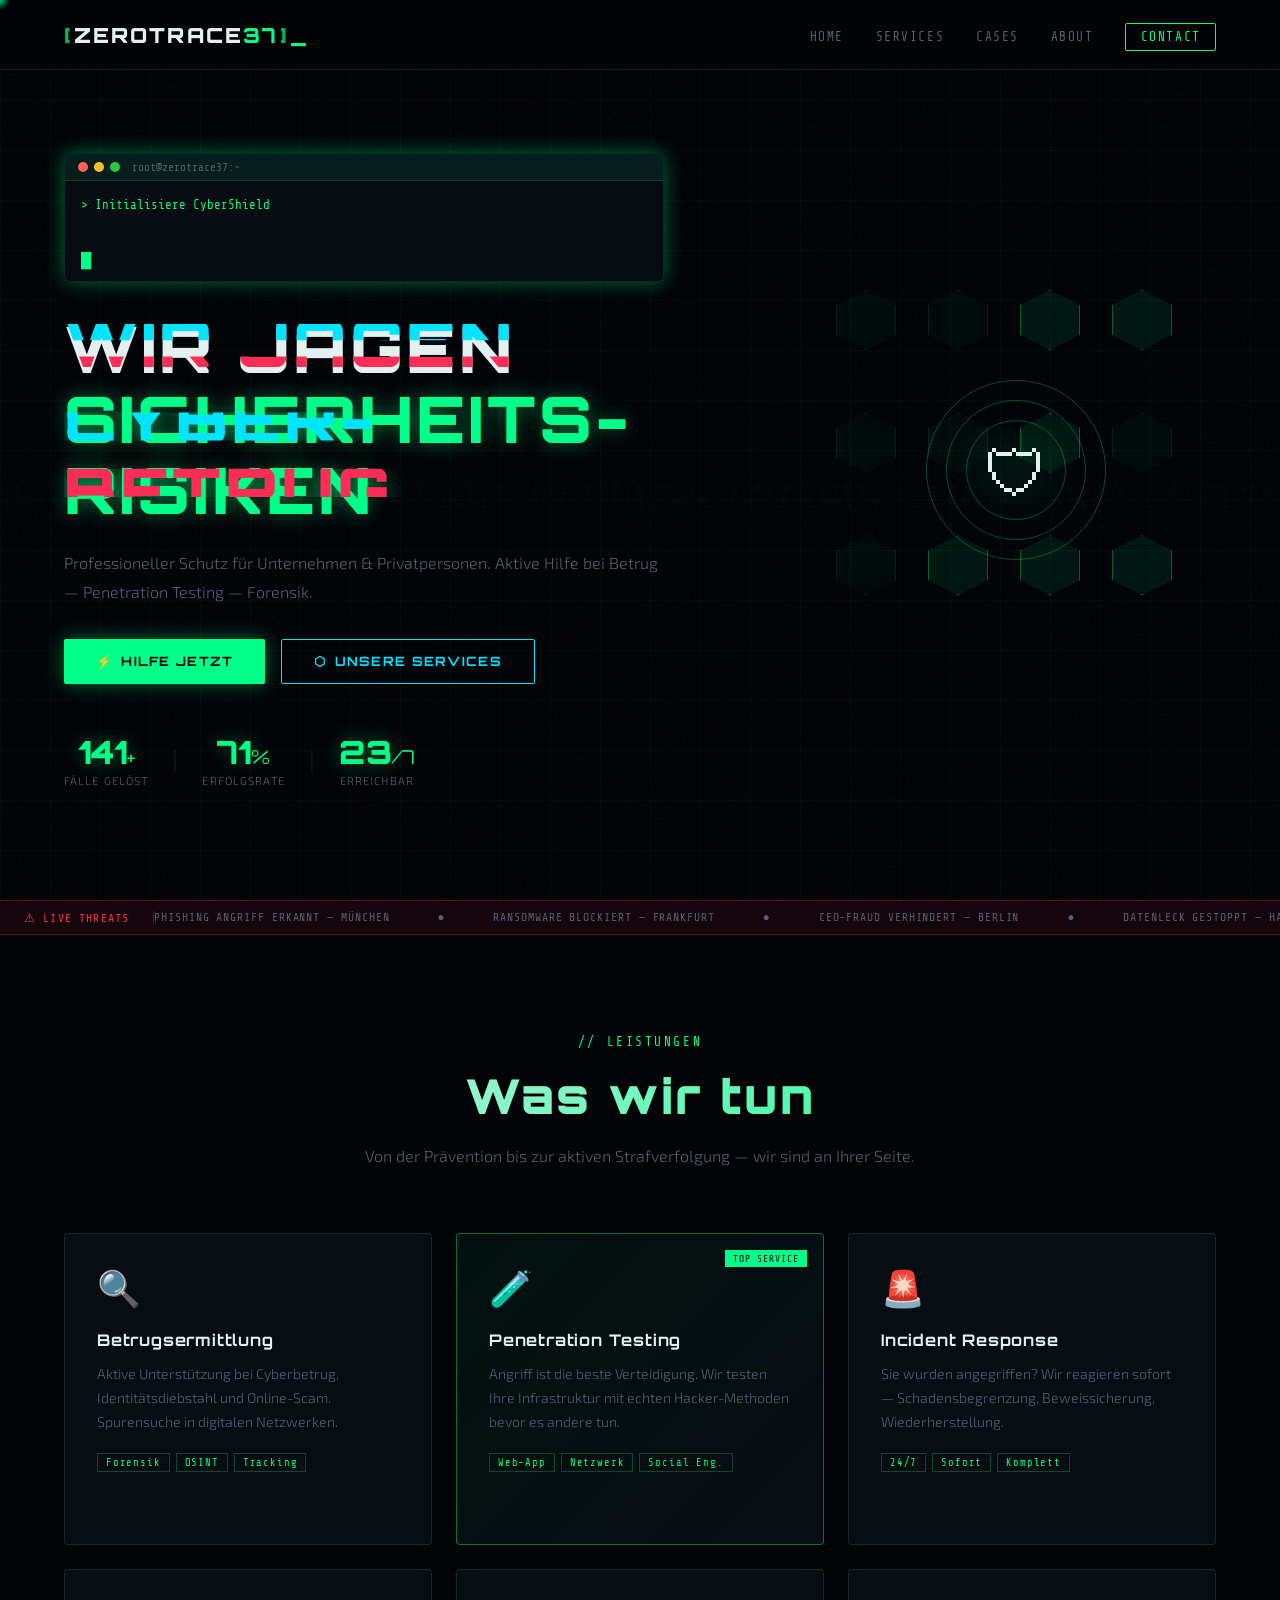
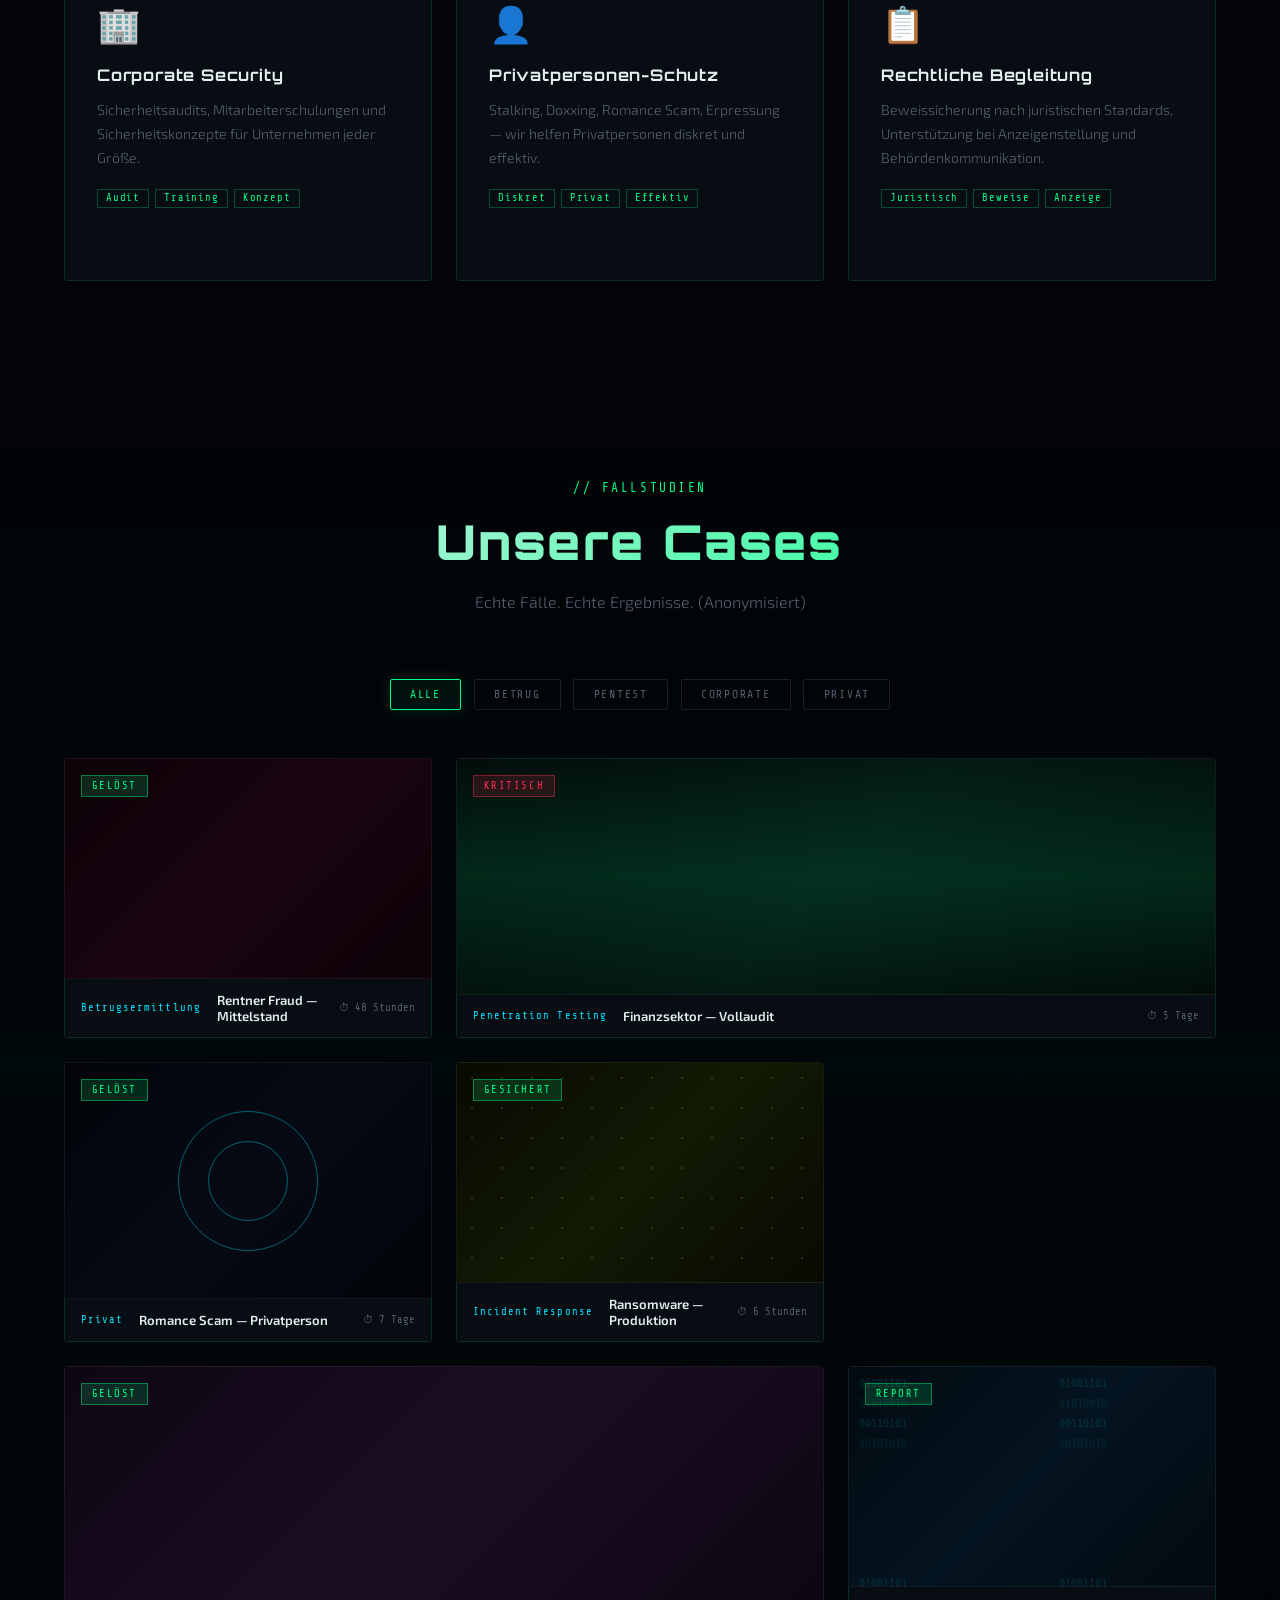
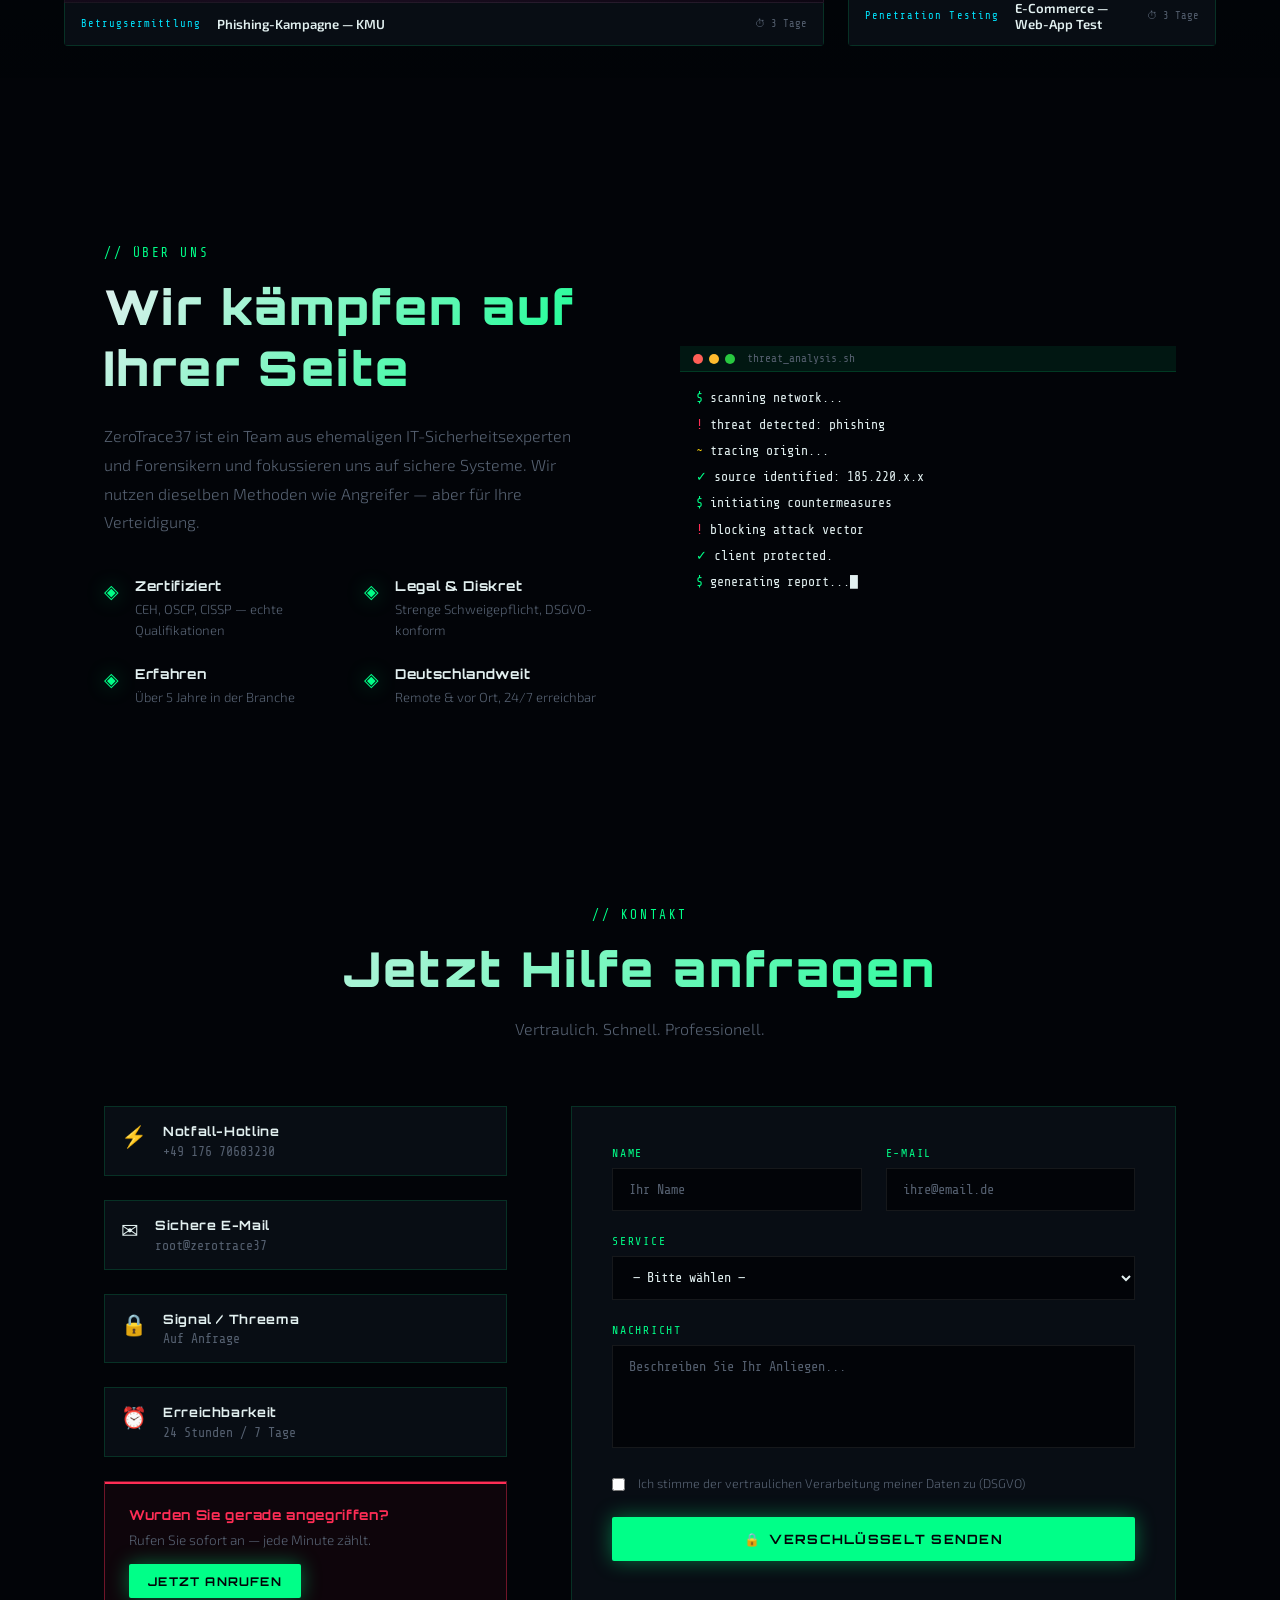
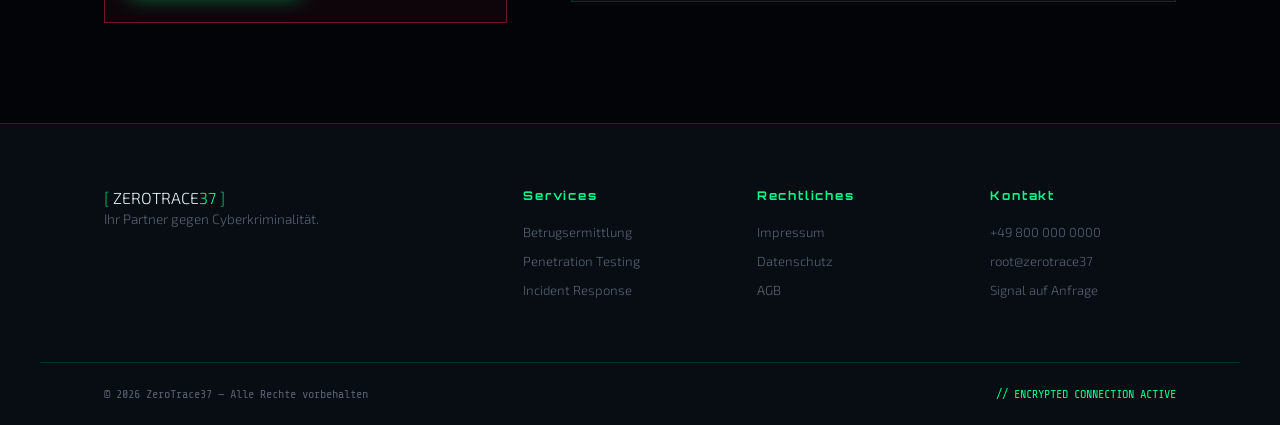
<file: index.html>
<!DOCTYPE html>
<html lang="de">
<head>
  <meta charset="UTF-8" />
  <meta name="viewport" content="width=device-width, initial-scale=1.0" />
  <title>ZeroTrace37 — Anti-Fraud & Penetration Testing</title>
  <link rel="stylesheet" href="styles.css" />
  <link rel="preconnect" href="https://fonts.googleapis.com" />
  <link rel="preconnect" href="https://fonts.gstatic.com" crossorigin />
  <link href="https://fonts.googleapis.com/css2?family=Share+Tech+Mono&family=Orbitron:wght@400;700;900&family=Exo+2:wght@300;400;600&display=swap" rel="stylesheet" />
</head>
<body>

  <!-- MATRIX CANVAS BACKGROUND -->
  <canvas id="matrixCanvas"></canvas>

  <!-- SCANLINE OVERLAY -->
  <div class="scanlines"></div>
  <div class="noise-overlay"></div>

  <!-- CURSOR GLOW -->
  <div class="cursor-glow" id="cursorGlow"></div>

  <!-- ===== NAVIGATION ===== -->
  <nav class="navbar" id="navbar">
    <div class="nav-logo">
      <span class="logo-bracket">[</span>
      <span class="logo-text">ZEROTRACE<span class="accent">37</span></span>
      <span class="logo-bracket">]</span>
      <span class="logo-blink">_</span>
    </div>
    <ul class="nav-links">
      <li><a href="#home" class="nav-link" data-text="HOME">HOME</a></li>
      <li><a href="#services" class="nav-link" data-text="SERVICES">SERVICES</a></li>
      <li><a href="#gallery" class="nav-link" data-text="CASES">CASES</a></li>
      <li><a href="#about" class="nav-link" data-text="ABOUT">ABOUT</a></li>
      <li><a href="#contact" class="nav-link cta-nav" data-text="CONTACT">CONTACT</a></li>
    </ul>
    <button class="hamburger" id="hamburger" aria-label="Menu">
      <span></span><span></span><span></span>
    </button>
  </nav>

  <!-- ===== HERO SECTION ===== -->
  <section class="hero" id="home">
    <div class="hero-grid-overlay"></div>
    <div class="hero-content">
      <div class="terminal-window">
        <div class="terminal-bar">
          <span class="t-dot red"></span>
          <span class="t-dot yellow"></span>
          <span class="t-dot green"></span>
          <span class="t-title">root@zerotrace37:~</span>
        </div>
        <div class="terminal-body">
          <div class="terminal-line" id="termLine1"></div>
          <div class="terminal-line" id="termLine2"></div>
          <div class="terminal-line" id="termLine3"></div>
          <div class="terminal-cursor">█</div>
        </div>
      </div>
      <h1 class="hero-title">
        <span class="glitch-text" data-text="WIR JAGEN">WIR JAGEN</span><br />
        <span class="hero-accent glitch-text" data-text="CYBER-BETRUG">SICHERHEITS-RISIKEN</span>
      </h1>
      <p class="hero-sub">Professioneller Schutz für Unternehmen & Privatpersonen. Aktive Hilfe bei Betrug — Penetration Testing — Forensik.</p>
      <div class="hero-buttons">
        <a href="#contact" class="btn-primary">
          <span class="btn-icon">⚡</span> HILFE JETZT
        </a>
        <a href="#services" class="btn-secondary">
          <span class="btn-icon">⬡</span> UNSERE SERVICES
        </a>
      </div>
      <div class="hero-stats">
        <div class="stat-item">
          <span class="stat-num" data-target="142">0</span><span class="stat-plus">+</span>
          <span class="stat-label">Fälle gelöst</span>
        </div>
        <div class="stat-divider">|</div>
        <div class="stat-item">
          <span class="stat-num" data-target="72">0</span><span class="stat-plus">%</span>
          <span class="stat-label">Erfolgsrate</span>
        </div>
        <div class="stat-divider">|</div>
        <div class="stat-item">
          <span class="stat-num" data-target="24">0</span><span class="stat-plus">/7</span>
          <span class="stat-label">Erreichbar</span>
        </div>
      </div>
    </div>
    <div class="hero-visual">
      <div class="hex-grid">
        <div class="hex active"></div>
        <div class="hex"></div>
        <div class="hex active"></div>
        <div class="hex"></div>
        <div class="hex active"></div>
        <div class="hex"></div>
        <div class="hex active"></div>
        <div class="hex"></div>
        <div class="hex"></div>
        <div class="hex active"></div>
        <div class="hex"></div>
        <div class="hex active"></div>
      </div>
      <div class="shield-container">
        <div class="shield-ring ring1"></div>
        <div class="shield-ring ring2"></div>
        <div class="shield-ring ring3"></div>
        <div class="shield-icon">🛡</div>
      </div>
    </div>
  </section>

  <!-- ===== TICKER / ALERT BAND ===== -->
  <div class="ticker-band">
    <div class="ticker-label">⚠ LIVE THREATS</div>
    <div class="ticker-track">
      <div class="ticker-items">
        <span>PHISHING ANGRIFF ERKANNT — MÜNCHEN</span>
        <span>●</span>
        <span>RANSOMWARE BLOCKIERT — FRANKFURT</span>
        <span>●</span>
        <span>CEO-FRAUD VERHINDERT — BERLIN</span>
        <span>●</span>
        <span>DATENLECK GESTOPPT — HAMBURG</span>
        <span>●</span>
        <span>SOCIAL ENGINEERING ABGEWEHRT — KÖLN</span>
        <span>●</span>
        <span>PHISHING ANGRIFF ERKANNT — MÜNCHEN</span>
        <span>●</span>
        <span>RANSOMWARE BLOCKIERT — FRANKFURT</span>
        <span>●</span>
      </div>
    </div>
  </div>

  <!-- ===== SERVICES ===== -->
  <section class="services" id="services">
    <div class="section-header">
      <div class="section-tag">// LEISTUNGEN</div>
      <h2 class="section-title">Was wir tun</h2>
      <p class="section-sub">Von der Prävention bis zur aktiven Strafverfolgung — wir sind an Ihrer Seite.</p>
    </div>
    <div class="services-grid">

      <div class="service-card" data-delay="0">
        <div class="card-glow"></div>
        <div class="service-icon-wrap">
          <div class="service-icon">🔍</div>
        </div>
        <h3>Betrugsermittlung</h3>
        <p>Aktive Unterstützung bei Cyberbetrug, Identitätsdiebstahl und Online-Scam. Spurensuche in digitalen Netzwerken.</p>
        <div class="card-tags">
          <span>Forensik</span><span>OSINT</span><span>Tracking</span>
        </div>
        <div class="card-arrow">→</div>
      </div>

      <div class="service-card featured" data-delay="100">
        <div class="card-glow"></div>
        <div class="featured-badge">TOP SERVICE</div>
        <div class="service-icon-wrap">
          <div class="service-icon">🧪</div>
        </div>
        <h3>Penetration Testing</h3>
        <p>Angriff ist die beste Verteidigung. Wir testen Ihre Infrastruktur mit echten Hacker-Methoden bevor es andere tun.</p>
        <div class="card-tags">
          <span>Web-App</span><span>Netzwerk</span><span>Social Eng.</span>
        </div>
        <div class="card-arrow">→</div>
      </div>

      <div class="service-card" data-delay="200">
        <div class="card-glow"></div>
        <div class="service-icon-wrap">
          <div class="service-icon">🚨</div>
        </div>
        <h3>Incident Response</h3>
        <p>Sie wurden angegriffen? Wir reagieren sofort — Schadensbegrenzung, Beweissicherung, Wiederherstellung.</p>
        <div class="card-tags">
          <span>24/7</span><span>Sofort</span><span>Komplett</span>
        </div>
        <div class="card-arrow">→</div>
      </div>

      <div class="service-card" data-delay="300">
        <div class="card-glow"></div>
        <div class="service-icon-wrap">
          <div class="service-icon">🏢</div>
        </div>
        <h3>Corporate Security</h3>
        <p>Sicherheitsaudits, Mitarbeiterschulungen und Sicherheitskonzepte für Unternehmen jeder Größe.</p>
        <div class="card-tags">
          <span>Audit</span><span>Training</span><span>Konzept</span>
        </div>
        <div class="card-arrow">→</div>
      </div>

      <div class="service-card" data-delay="400">
        <div class="card-glow"></div>
        <div class="service-icon-wrap">
          <div class="service-icon">👤</div>
        </div>
        <h3>Privatpersonen-Schutz</h3>
        <p>Stalking, Doxxing, Romance Scam, Erpressung — wir helfen Privatpersonen diskret und effektiv.</p>
        <div class="card-tags">
          <span>Diskret</span><span>Privat</span><span>Effektiv</span>
        </div>
        <div class="card-arrow">→</div>
      </div>

      <div class="service-card" data-delay="500">
        <div class="card-glow"></div>
        <div class="service-icon-wrap">
          <div class="service-icon">📋</div>
        </div>
        <h3>Rechtliche Begleitung</h3>
        <p>Beweissicherung nach juristischen Standards, Unterstützung bei Anzeigenstellung und Behördenkommunikation.</p>
        <div class="card-tags">
          <span>Juristisch</span><span>Beweise</span><span>Anzeige</span>
        </div>
        <div class="card-arrow">→</div>
      </div>

    </div>
  </section>

  <!-- ===== GALLERY / CASES ===== -->
  <section class="gallery-section" id="gallery">
    <div class="section-header">
      <div class="section-tag">// FALLSTUDIEN</div>
      <h2 class="section-title">Unsere Cases</h2>
      <p class="section-sub">Echte Fälle. Echte Ergebnisse. (Anonymisiert)</p>
    </div>
    <div class="gallery-filters">
      <button class="filter-btn active" data-filter="all">ALLE</button>
      <button class="filter-btn" data-filter="fraud">BETRUG</button>
      <button class="filter-btn" data-filter="pentest">PENTEST</button>
      <button class="filter-btn" data-filter="corporate">CORPORATE</button>
      <button class="filter-btn" data-filter="private">PRIVAT</button>
    </div>
    <div class="gallery-grid" id="galleryGrid">

      <div class="gallery-item" data-category="fraud">
        <div class="gallery-inner">
          <div class="gallery-img fraud-bg">
            <div class="code-rain-mini" id="rain1"></div>
            <div class="gallery-badge">GELÖST</div>
            <div class="gallery-overlay">
              <div class="gallery-details">
                <span class="g-tag">Fraud</span>
                <h4>Krypto Betrüger — 89.000€ gestohlen</h4>
                <p>Rentner wurde durch gefälschte E-Mails betrogen und per Whats App unter Druck gesetzt. Wir konnten den Transfer stoppen und die Täter zurückverfolgen zu einer Schule in NRW.</p>
                <span class="g-result">✓ Verfahren im Prozess</span>
              </div>
            </div>
          </div>
          <div class="gallery-info">
            <span class="g-category">Betrugsermittlung</span>
            <h4>Rentner Fraud — Mittelstand</h4>
            <span class="g-time">⏱ 48 Stunden</span>
          </div>
        </div>
      </div>

      <div class="gallery-item large" data-category="pentest">
        <div class="gallery-inner">
          <div class="gallery-img pentest-bg">
            <div class="scan-animation"></div>
            <div class="gallery-badge critical">KRITISCH</div>
            <div class="gallery-overlay">
              <div class="gallery-details">
                <span class="g-tag">Pentest</span>
                <h4>17 kritische Lücken gefunden</h4>
                <p>Finanzdienstleister mit 200 Mitarbeitern. Wir fanden Zugang zu sensiblen Kundendaten in unter 4 Stunden.</p>
                <span class="g-result">✓ Alle Lücken geschlossen</span>
              </div>
            </div>
          </div>
          <div class="gallery-info">
            <span class="g-category">Penetration Testing</span>
            <h4>Finanzsektor — Vollaudit</h4>
            <span class="g-time">⏱ 5 Tage</span>
          </div>
        </div>
      </div>

      <div class="gallery-item" data-category="private">
        <div class="gallery-inner">
          <div class="gallery-img private-bg">
            <div class="pulse-rings"></div>
            <div class="gallery-badge">GELÖST</div>
            <div class="gallery-overlay">
              <div class="gallery-details">
                <span class="g-tag">Romance Scam</span>
                <h4>Identität des Täters aufgedeckt</h4>
                <p>Privatperson verlor 15.000€ an Romanzenbetrüger. Vollständige OSINT-Recherche führte zur Anzeige.</p>
                <span class="g-result">✓ Täter identifiziert</span>
              </div>
            </div>
          </div>
          <div class="gallery-info">
            <span class="g-category">Privat</span>
            <h4>Romance Scam — Privatperson</h4>
            <span class="g-time">⏱ 7 Tage</span>
          </div>
        </div>
      </div>

      <div class="gallery-item" data-category="corporate">
        <div class="gallery-inner">
          <div class="gallery-img corporate-bg">
            <div class="network-anim"></div>
            <div class="gallery-badge">GESICHERT</div>
            <div class="gallery-overlay">
              <div class="gallery-details">
                <span class="g-tag">Corporate</span>
                <h4>Ransomware-Angriff gestoppt</h4>
                <p>Produktionsnetz eines Herstellers unter Angriff. Innerhalb von 6 Stunden isoliert und bereinigt.</p>
                <span class="g-result">✓ 0 Datenverlust</span>
              </div>
            </div>
          </div>
          <div class="gallery-info">
            <span class="g-category">Incident Response</span>
            <h4>Ransomware — Produktion</h4>
            <span class="g-time">⏱ 6 Stunden</span>
          </div>
        </div>
      </div>

      <div class="gallery-item large" data-category="fraud">
        <div class="gallery-inner">
          <div class="gallery-img fraud2-bg">
            <div class="glitch-bg-anim"></div>
            <div class="gallery-badge">GELÖST</div>
            <div class="gallery-overlay">
              <div class="gallery-details">
                <span class="g-tag">Phishing</span>
                <h4>Phishing-Kampagne aufgedeckt</h4>
                <p>Koordinierte Phishing-Serie gegen 3 KMUs. Infrastruktur lokalisiert, Behörden informiert, Accounts gesperrt.</p>
                <span class="g-result">✓ Kampagne gestoppt</span>
              </div>
            </div>
          </div>
          <div class="gallery-info">
            <span class="g-category">Betrugsermittlung</span>
            <h4>Phishing-Kampagne — KMU</h4>
            <span class="g-time">⏱ 3 Tage</span>
          </div>
        </div>
      </div>

      <div class="gallery-item" data-category="pentest">
        <div class="gallery-inner">
          <div class="gallery-img pentest2-bg">
            <div class="binary-fall"></div>
            <div class="gallery-badge">REPORT</div>
            <div class="gallery-overlay">
              <div class="gallery-details">
                <span class="g-tag">Web-App</span>
                <h4>E-Commerce Platform — Volltest</h4>
                <p>SQL Injection, XSS und unsichere API-Endpunkte gefunden. Detaillierter Bericht mit Lösungswegen.</p>
                <span class="g-result">✓ Zertifiziert sicher</span>
              </div>
            </div>
          </div>
          <div class="gallery-info">
            <span class="g-category">Penetration Testing</span>
            <h4>E-Commerce — Web-App Test</h4>
            <span class="g-time">⏱ 3 Tage</span>
          </div>
        </div>
      </div>

    </div>
  </section>

  <!-- ===== ABOUT ===== -->
  <section class="about" id="about">
    <div class="about-content">
      <div class="section-tag">// ÜBER UNS</div>
      <h2 class="section-title">Wir kämpfen auf Ihrer Seite</h2>
      <p class="about-text">ZeroTrace37 ist ein Team aus ehemaligen IT-Sicherheitsexperten und Forensikern und fokussieren uns auf sichere Systeme. Wir nutzen dieselben Methoden wie Angreifer — aber für Ihre Verteidigung.</p>
      <div class="about-features">
        <div class="feature">
          <span class="feat-icon">◈</span>
          <div>
            <strong>Zertifiziert</strong>
            <p>CEH, OSCP, CISSP — echte Qualifikationen</p>
          </div>
        </div>
        <div class="feature">
          <span class="feat-icon">◈</span>
          <div>
            <strong>Legal & Diskret</strong>
            <p>Strenge Schweigepflicht, DSGVO-konform</p>
          </div>
        </div>
        <div class="feature">
          <span class="feat-icon">◈</span>
          <div>
            <strong>Erfahren</strong>
            <p>Über 5 Jahre in der Branche</p>
          </div>
        </div>
        <div class="feature">
          <span class="feat-icon">◈</span>
          <div>
            <strong>Deutschlandweit</strong>
            <p>Remote & vor Ort, 24/7 erreichbar</p>
          </div>
        </div>
      </div>
    </div>
    <div class="about-visual">
      <div class="terminal-about">
        <div class="terminal-bar">
          <span class="t-dot red"></span>
          <span class="t-dot yellow"></span>
          <span class="t-dot green"></span>
          <span class="t-title">threat_analysis.sh</span>
        </div>
        <div class="terminal-body about-term">
          <p><span class="term-green">$</span> scanning network...</p>
          <p><span class="term-red">!</span> threat detected: phishing</p>
          <p><span class="term-yellow">~</span> tracing origin...</p>
          <p><span class="term-green">✓</span> source identified: 185.220.x.x</p>
          <p><span class="term-green">$</span> initiating countermeasures</p>
          <p><span class="term-red">!</span> blocking attack vector</p>
          <p><span class="term-green">✓</span> client protected.</p>
          <p><span class="term-green">$</span> generating report...<span class="blink-cursor">█</span></p>
        </div>
      </div>
    </div>
  </section>

  <!-- ===== CONTACT ===== -->
  <section class="contact" id="contact">
    <div class="section-header">
      <div class="section-tag">// KONTAKT</div>
      <h2 class="section-title">Jetzt Hilfe anfragen</h2>
      <p class="section-sub">Vertraulich. Schnell. Professionell.</p>
    </div>
    <div class="contact-wrapper">
      <div class="contact-info">
        <div class="contact-item">
          <span class="c-icon">⚡</span>
          <div>
            <strong>Notfall-Hotline</strong>
            <p>+49 176 70683230</p>
          </div>
        </div>
        <div class="contact-item">
          <span class="c-icon">✉</span>
          <div>
            <strong>Sichere E-Mail</strong>
            <p>root@zerotrace37</p>
          </div>
        </div>
        <div class="contact-item">
          <span class="c-icon">🔒</span>
          <div>
            <strong>Signal / Threema</strong>
            <p>Auf Anfrage</p>
          </div>
        </div>
        <div class="contact-item">
          <span class="c-icon">⏰</span>
          <div>
            <strong>Erreichbarkeit</strong>
            <p>24 Stunden / 7 Tage</p>
          </div>
        </div>
        <div class="urgency-box">
          <div class="urgency-pulse"></div>
          <strong>Wurden Sie gerade angegriffen?</strong>
          <p>Rufen Sie sofort an — jede Minute zählt.</p>
          <a href="tel:+4917670683230" class="btn-primary btn-small">JETZT ANRUFEN</a>
        </div>
      </div>
      <form class="contact-form" id="contactForm">
        <div class="form-row">
          <div class="form-group">
            <label for="name">Name</label>
            <input type="text" id="name" placeholder="Ihr Name" required />
          </div>
          <div class="form-group">
            <label for="email">E-Mail</label>
            <input type="email" id="email" placeholder="ihre@email.de" required />
          </div>
        </div>
        <div class="form-group">
          <label for="service">Service</label>
          <select id="service">
            <option value="">— Bitte wählen —</option>
            <option>Betrugsermittlung</option>
            <option>Penetration Testing</option>
            <option>Incident Response</option>
            <option>Corporate Security</option>
            <option>Privatpersonen-Schutz</option>
            <option>Rechtliche Begleitung</option>
          </select>
        </div>
        <div class="form-group">
          <label for="message">Nachricht</label>
          <textarea id="message" rows="5" placeholder="Beschreiben Sie Ihr Anliegen..."></textarea>
        </div>
        <div class="form-check">
          <input type="checkbox" id="gdpr" required />
          <label for="gdpr">Ich stimme der vertraulichen Verarbeitung meiner Daten zu (DSGVO)</label>
        </div>
        <button type="submit" class="btn-primary btn-full">
          <span class="btn-icon">🔒</span> VERSCHLÜSSELT SENDEN
        </button>
      </form>
    </div>
  </section>

  <!-- ===== FOOTER ===== -->
  <footer class="footer">
    <div class="footer-top">
      <div class="footer-brand">
        <span class="logo-bracket">[</span>
        <span class="logo-text">ZEROTRACE<span class="accent">37</span></span>
        <span class="logo-bracket">]</span>
        <p>Ihr Partner gegen Cyberkriminalität.</p>
      </div>
      <div class="footer-links">
        <h4>Services</h4>
        <a href="#services">Betrugsermittlung</a>
        <a href="#services">Penetration Testing</a>
        <a href="#services">Incident Response</a>
      </div>
      <div class="footer-links">
        <h4>Rechtliches</h4>
        <a href="impressum.html">Impressum</a>
        <a href="datenschutz.html">Datenschutz</a>
        <a href="agb.html">AGB</a>
      </div>
      <div class="footer-links">
        <h4>Kontakt</h4>
        <a href="#">+49 800 000 0000</a>
        <a href="#">root@zerotrace37</a>
        <a href="#">Signal auf Anfrage</a>
      </div>
    </div>
    <div class="footer-bottom">
      <span>© 2026 ZeroTrace37 — Alle Rechte vorbehalten</span>
      <span class="footer-code">// ENCRYPTED CONNECTION ACTIVE</span>
    </div>
  </footer>

  <script src="script.js"></script>
</body>
</html>
</file>
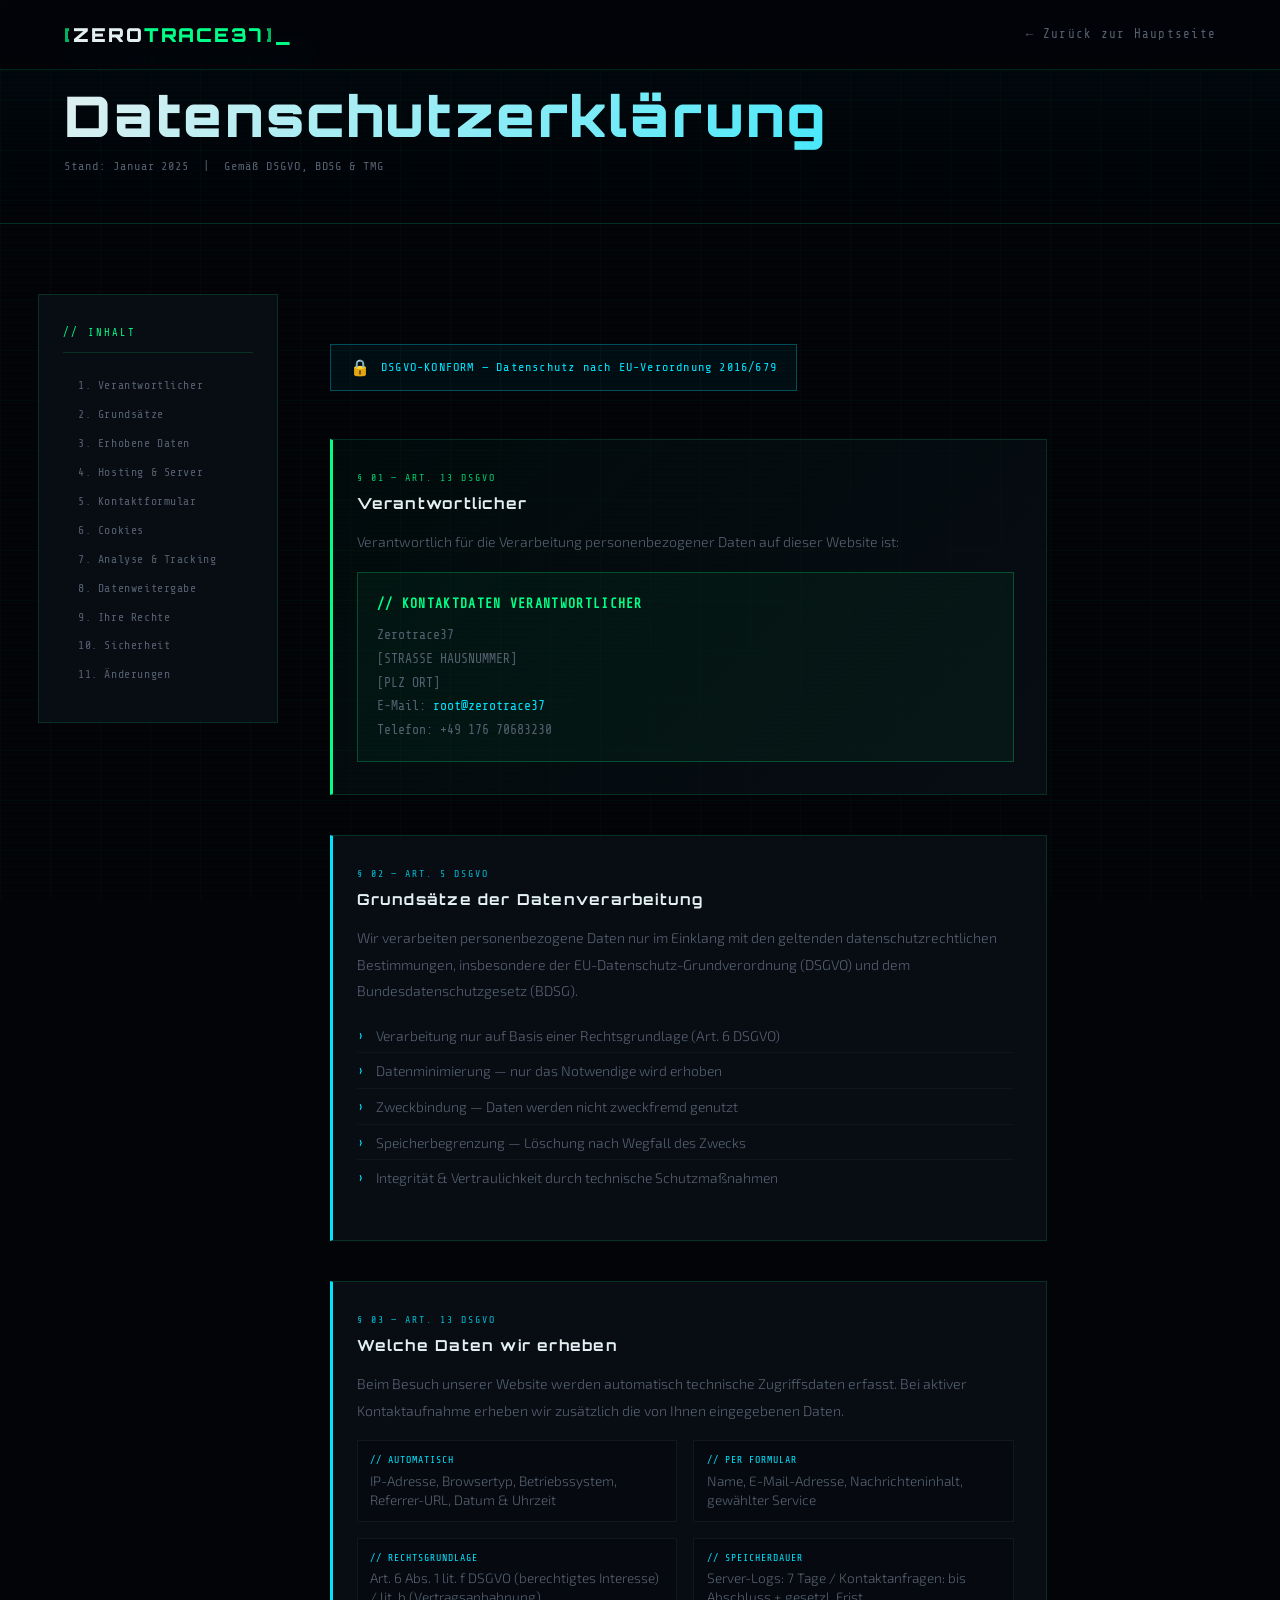
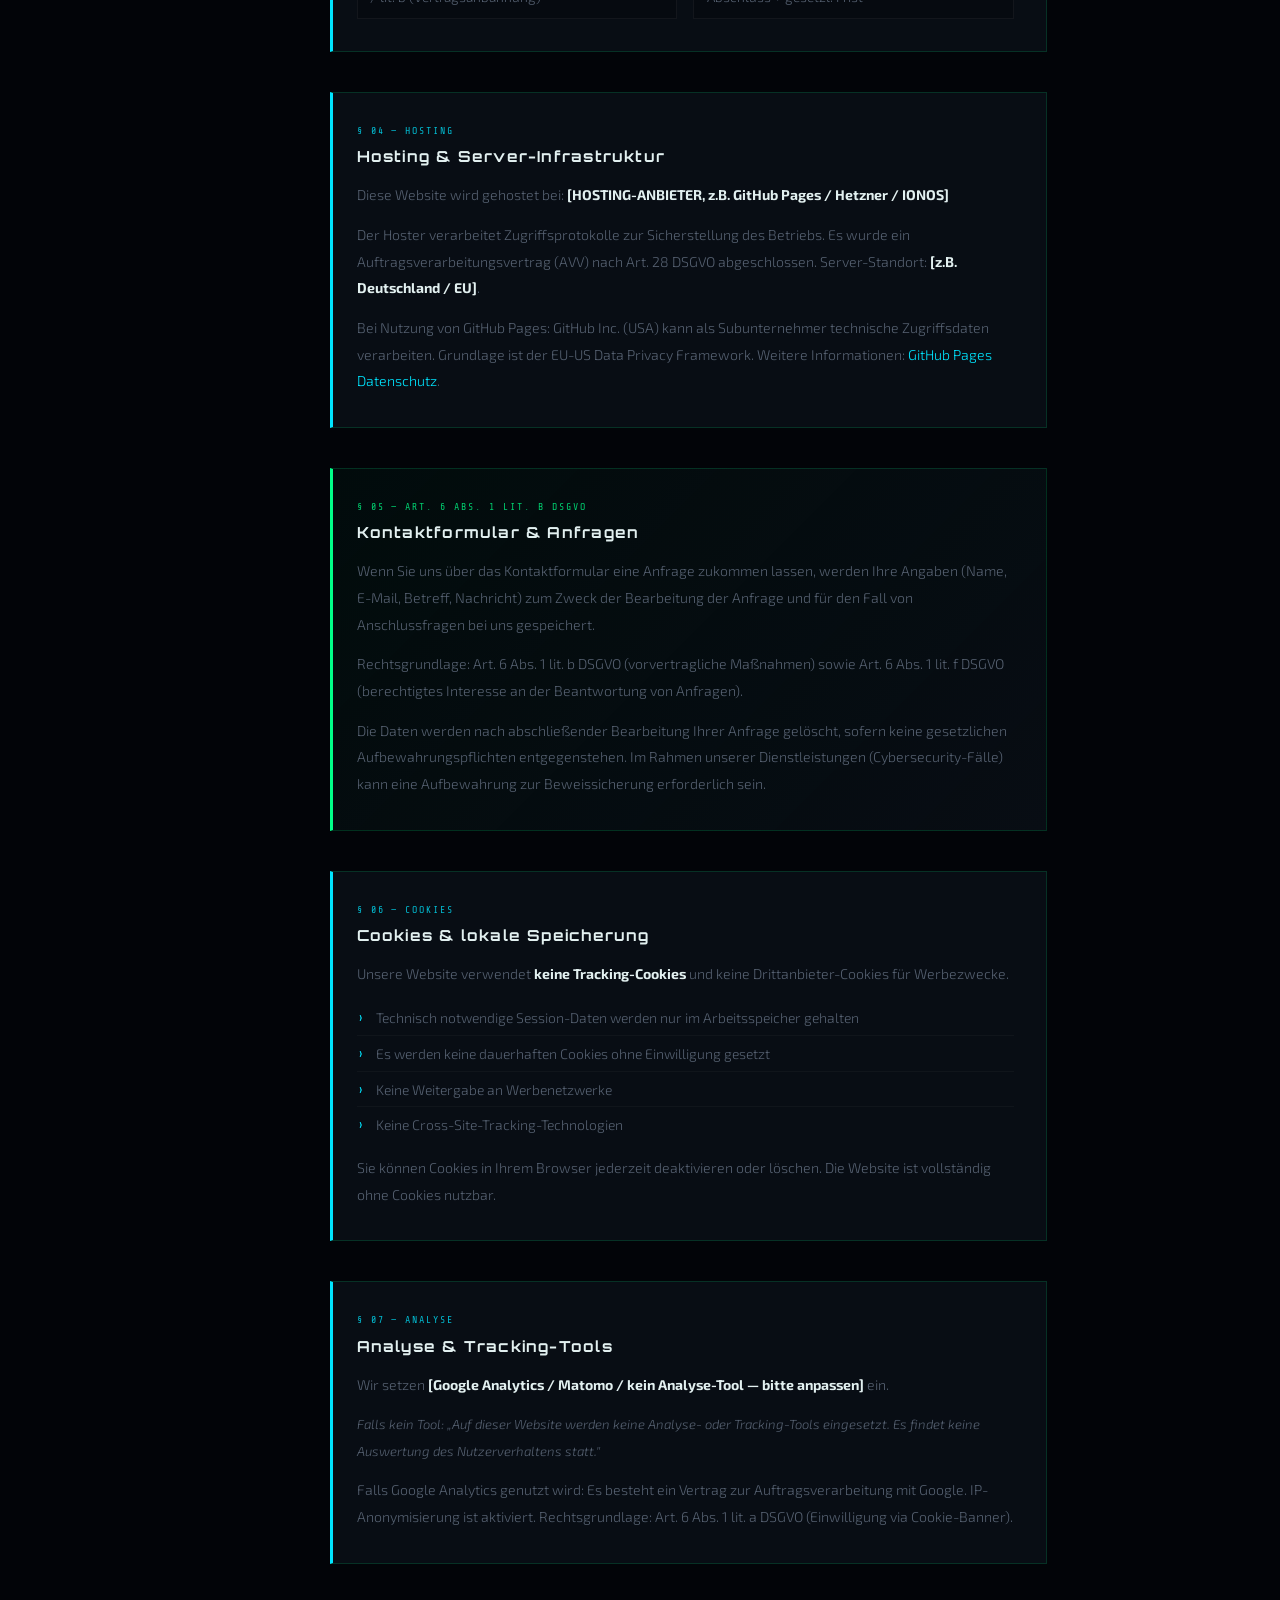
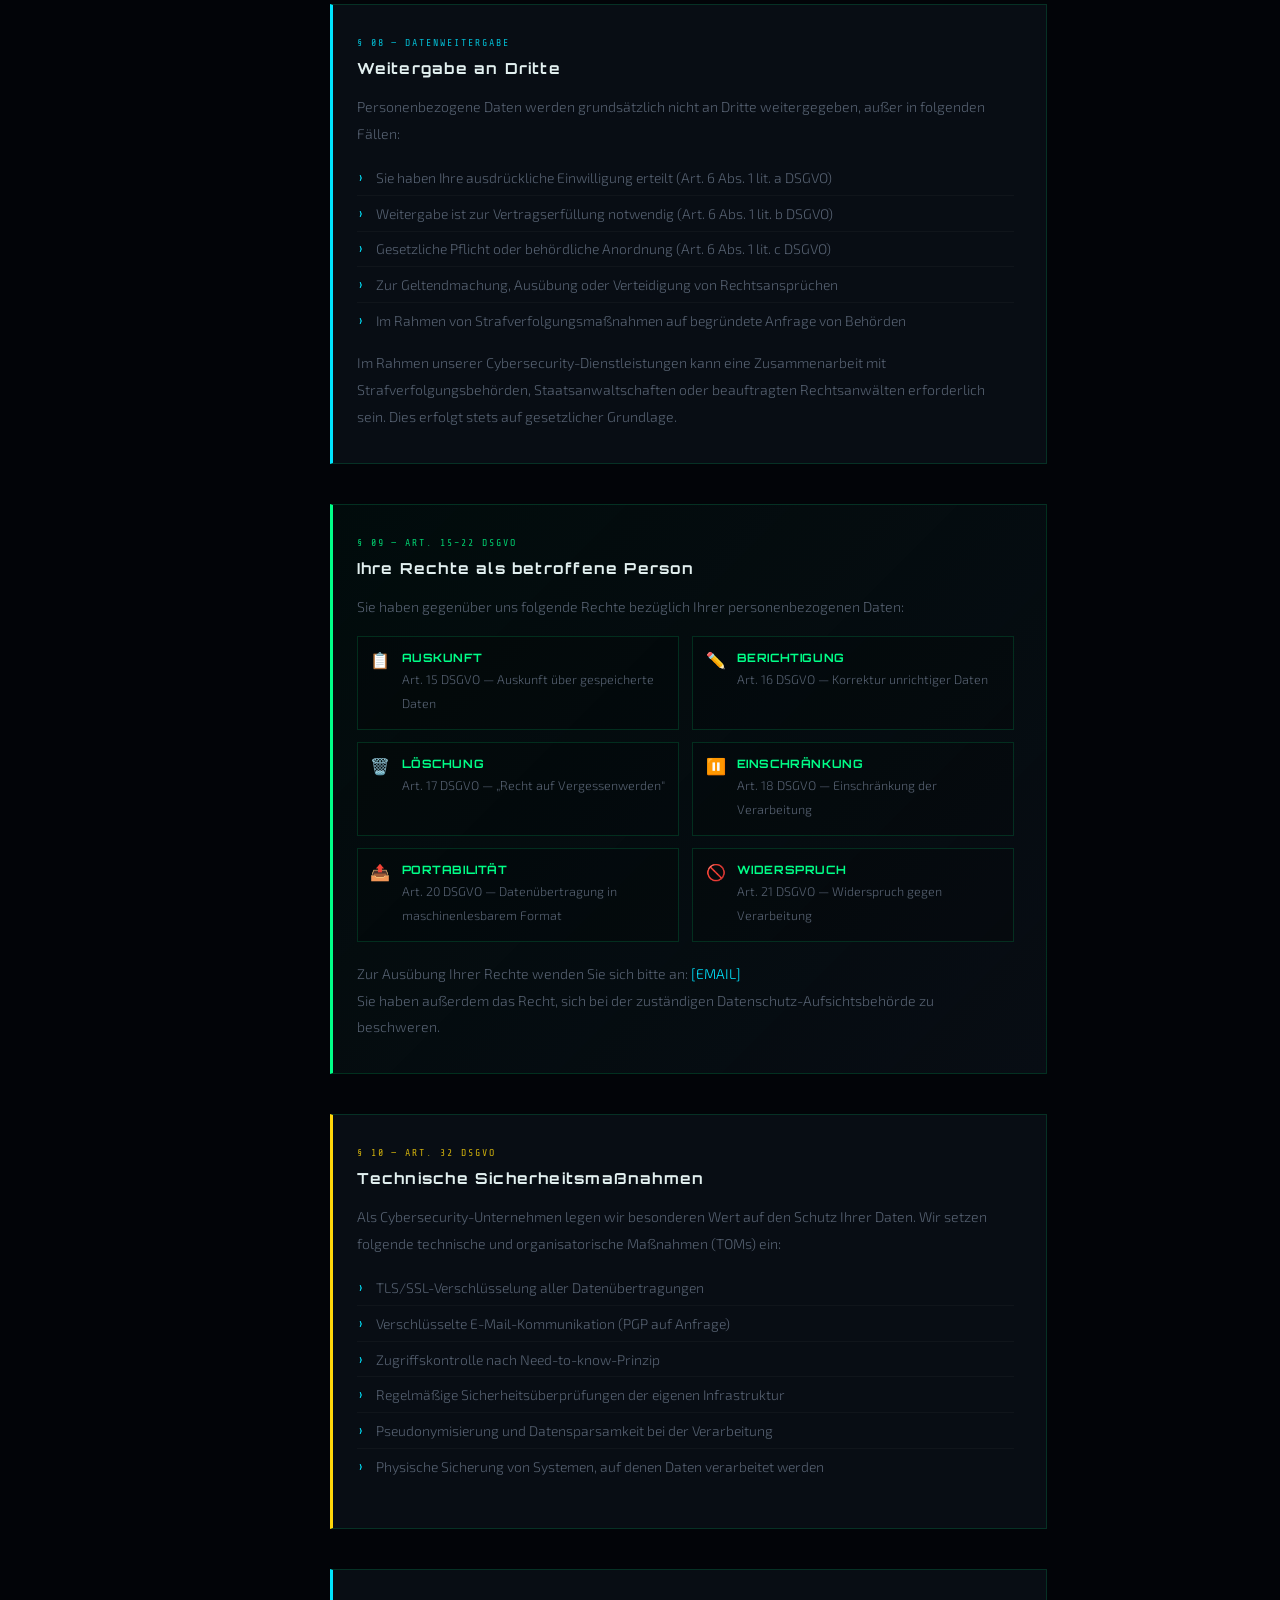
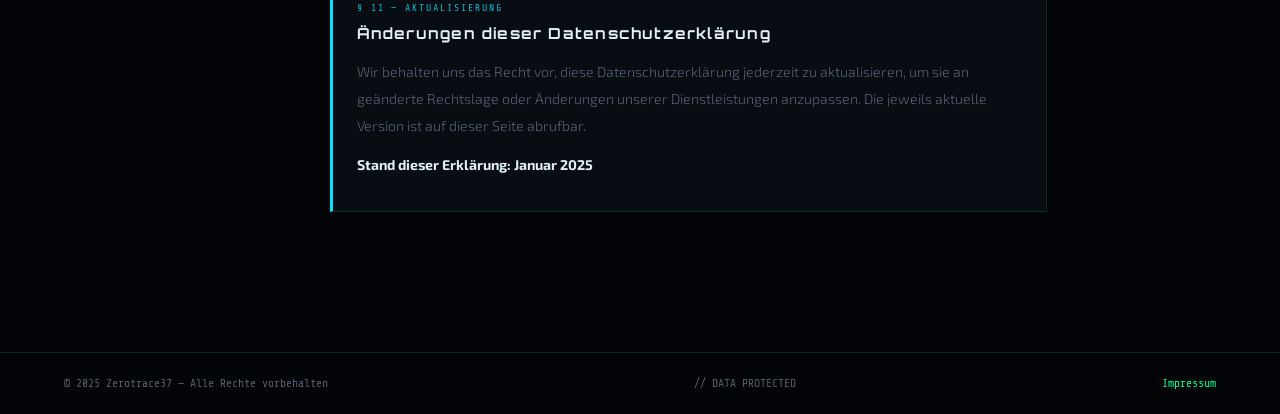
<file: datenschutz.html>
<!DOCTYPE html>
<html lang="de">
<head>
  <meta charset="UTF-8" />
  <meta name="viewport" content="width=device-width, initial-scale=1.0" />
  <title>Datenschutz — ZeroTrace37</title>
  <link rel="preconnect" href="https://fonts.googleapis.com" />
  <link rel="preconnect" href="https://fonts.gstatic.com" crossorigin />
  <link href="https://fonts.googleapis.com/css2?family=Share+Tech+Mono&family=Orbitron:wght@400;700;900&family=Exo+2:wght@300;400;600&display=swap" rel="stylesheet" />
  <style>
    *, *::before, *::after { box-sizing: border-box; margin: 0; padding: 0; }

    :root {
      --bg-deep:      #020408;
      --bg-card:      #080d14;
      --neon-green:   #00ff88;
      --neon-cyan:    #00e5ff;
      --neon-red:     #ff2d55;
      --neon-yellow:  #ffd60a;
      --text-primary: #e2f0f0;
      --text-muted:   #556070;
      --border:       rgba(0,255,136,0.15);
      --font-mono:    'Share Tech Mono', monospace;
      --font-display: 'Orbitron', sans-serif;
      --font-body:    'Exo 2', sans-serif;
    }

    html { scroll-behavior: smooth; }

    body {
      background: var(--bg-deep);
      color: var(--text-primary);
      font-family: var(--font-body);
      font-weight: 300;
      min-height: 100vh;
      overflow-x: hidden;
    }

    body::before {
      content: '';
      position: fixed; inset: 0;
      background-image:
        linear-gradient(rgba(0,255,136,0.03) 1px, transparent 1px),
        linear-gradient(90deg, rgba(0,255,136,0.03) 1px, transparent 1px);
      background-size: 50px 50px;
      pointer-events: none;
      z-index: 0;
    }

    body::after {
      content: '';
      position: fixed; inset: 0;
      background: repeating-linear-gradient(
        0deg, transparent, transparent 2px,
        rgba(0,0,0,0.03) 2px, rgba(0,0,0,0.03) 4px
      );
      pointer-events: none;
      z-index: 0;
    }

    /* NAVBAR */
    .navbar {
      position: fixed; top: 0; left: 0; right: 0;
      z-index: 100;
      display: flex; align-items: center; justify-content: space-between;
      padding: 0 5%;
      height: 70px;
      background: rgba(2,4,8,0.92);
      backdrop-filter: blur(12px);
      border-bottom: 1px solid var(--border);
    }

    .nav-logo {
      font-family: var(--font-display);
      font-weight: 900;
      font-size: 1.2rem;
      letter-spacing: 0.1em;
      text-decoration: none;
      display: flex; align-items: center; gap: 2px;
    }

    .logo-bracket { color: var(--neon-green); opacity: 0.7; }
    .logo-text { color: var(--text-primary); }
    .logo-text .accent { color: var(--neon-green); }
    .logo-blink { color: var(--neon-green); animation: blink 1s step-end infinite; }

    @keyframes blink { 0%,100%{opacity:1} 50%{opacity:0} }

    .nav-back {
      font-family: var(--font-mono);
      font-size: 0.78rem;
      color: var(--text-muted);
      text-decoration: none;
      letter-spacing: 0.1em;
      transition: color 0.3s;
    }

    .nav-back:hover { color: var(--neon-green); }

    /* TOC SIDEBAR */
    .layout {
      display: flex;
      position: relative; z-index: 1;
      padding-top: 70px;
    }

    .toc {
      position: sticky;
      top: 90px;
      align-self: flex-start;
      width: 240px;
      flex-shrink: 0;
      padding: 2rem 1.5rem;
      margin-left: 3%;
      border: 1px solid var(--border);
      background: var(--bg-card);
      display: none;
    }

    @media (min-width: 1100px) { .toc { display: block; } }

    .toc-title {
      font-family: var(--font-mono);
      font-size: 0.65rem;
      color: var(--neon-green);
      letter-spacing: 0.2em;
      text-transform: uppercase;
      margin-bottom: 1.2rem;
      border-bottom: 1px solid var(--border);
      padding-bottom: 0.8rem;
    }

    .toc a {
      display: block;
      font-family: var(--font-mono);
      font-size: 0.72rem;
      color: var(--text-muted);
      text-decoration: none;
      letter-spacing: 0.05em;
      padding: 0.4rem 0;
      border-left: 2px solid transparent;
      padding-left: 0.8rem;
      transition: all 0.2s;
      line-height: 1.4;
    }

    .toc a:hover {
      color: var(--neon-green);
      border-left-color: var(--neon-green);
    }

    /* PAGE HERO */
    .page-hero {
      position: relative; z-index: 1;
      padding: 50px 5% 50px;
      border-bottom: 1px solid var(--border);
      background: linear-gradient(180deg, rgba(0,229,255,0.03) 0%, transparent 100%);
    }

    .page-tag {
      font-family: var(--font-mono);
      font-size: 0.78rem;
      color: var(--neon-cyan);
      letter-spacing: 0.2em;
      margin-bottom: 1rem;
      display: flex; align-items: center; gap: 8px;
    }

    .page-tag::before {
      content: '';
      display: inline-block;
      width: 30px; height: 1px;
      background: var(--neon-cyan);
    }

    .page-title {
      font-family: var(--font-display);
      font-size: clamp(2rem, 5vw, 3.5rem);
      font-weight: 900;
      letter-spacing: 0.05em;
      background: linear-gradient(135deg, var(--text-primary) 0%, var(--neon-cyan) 100%);
      -webkit-background-clip: text;
      -webkit-text-fill-color: transparent;
      background-clip: text;
      margin-bottom: 0.5rem;
    }

    .page-meta {
      font-family: var(--font-mono);
      font-size: 0.75rem;
      color: var(--text-muted);
      letter-spacing: 0.08em;
    }

    /* MAIN CONTENT */
    .content-wrapper {
      flex: 1;
      max-width: 820px;
      padding: 50px 4% 100px;
    }

    /* DSGVO BADGE */
    .dsgvo-badge {
      display: inline-flex; align-items: center; gap: 10px;
      padding: 0.8rem 1.2rem;
      border: 1px solid rgba(0,229,255,0.3);
      background: rgba(0,229,255,0.05);
      margin-bottom: 3rem;
      font-family: var(--font-mono);
      font-size: 0.75rem;
      color: var(--neon-cyan);
      letter-spacing: 0.1em;
    }

    .dsgvo-badge::before {
      content: '🔒';
      font-size: 1rem;
    }

    /* LEGAL BLOCKS */
    .legal-block {
      margin-bottom: 2.5rem;
      padding: 2rem 2rem 2rem 1.5rem;
      border: 1px solid var(--border);
      border-left: 3px solid var(--neon-cyan);
      background: var(--bg-card);
      position: relative;
      opacity: 0;
      transform: translateY(20px);
      animation: blockReveal 0.6s ease forwards;
    }

    .legal-block:nth-child(2)  { animation-delay: 0.05s; }
    .legal-block:nth-child(3)  { animation-delay: 0.10s; }
    .legal-block:nth-child(4)  { animation-delay: 0.15s; }
    .legal-block:nth-child(5)  { animation-delay: 0.20s; }
    .legal-block:nth-child(6)  { animation-delay: 0.25s; }
    .legal-block:nth-child(7)  { animation-delay: 0.30s; }
    .legal-block:nth-child(8)  { animation-delay: 0.35s; }
    .legal-block:nth-child(9)  { animation-delay: 0.40s; }
    .legal-block:nth-child(10) { animation-delay: 0.45s; }
    .legal-block:nth-child(11) { animation-delay: 0.50s; }
    .legal-block:nth-child(12) { animation-delay: 0.55s; }

    @keyframes blockReveal {
      to { opacity: 1; transform: translateY(0); }
    }

    .legal-block.highlight {
      border-left-color: var(--neon-green);
      background: linear-gradient(135deg, rgba(0,255,136,0.03) 0%, var(--bg-card) 100%);
    }

    .legal-block.warning {
      border-left-color: var(--neon-yellow);
    }

    .block-label {
      font-family: var(--font-mono);
      font-size: 0.62rem;
      color: var(--neon-cyan);
      letter-spacing: 0.2em;
      text-transform: uppercase;
      margin-bottom: 0.7rem;
      opacity: 0.8;
    }

    .legal-block.highlight .block-label { color: var(--neon-green); }
    .legal-block.warning .block-label { color: var(--neon-yellow); }

    .legal-block h2 {
      font-family: var(--font-display);
      font-size: 0.95rem;
      font-weight: 700;
      letter-spacing: 0.08em;
      color: var(--text-primary);
      margin-bottom: 1rem;
      scroll-margin-top: 100px;
    }

    .legal-block p {
      color: var(--text-muted);
      font-size: 0.88rem;
      line-height: 1.9;
      margin-bottom: 0.8rem;
    }

    .legal-block p:last-child { margin-bottom: 0; }

    .legal-block ul {
      list-style: none;
      padding: 0;
      margin: 0.8rem 0;
    }

    .legal-block ul li {
      color: var(--text-muted);
      font-size: 0.87rem;
      line-height: 1.8;
      padding: 0.3rem 0 0.3rem 1.2rem;
      position: relative;
      border-bottom: 1px solid rgba(255,255,255,0.03);
    }

    .legal-block ul li:last-child { border-bottom: none; }

    .legal-block ul li::before {
      content: '›';
      position: absolute; left: 0;
      color: var(--neon-cyan);
      font-family: var(--font-mono);
    }

    .legal-block.highlight ul li::before { color: var(--neon-green); }

    .legal-block a {
      color: var(--neon-cyan);
      text-decoration: none;
      transition: color 0.3s;
    }

    .legal-block a:hover { color: var(--neon-green); }

    .info-grid {
      display: grid;
      grid-template-columns: 1fr 1fr;
      gap: 1rem;
      margin-top: 1rem;
    }

    .info-cell {
      padding: 0.8rem;
      border: 1px solid rgba(255,255,255,0.05);
      background: rgba(0,0,0,0.2);
    }

    .info-cell .i-label {
      font-family: var(--font-mono);
      font-size: 0.62rem;
      color: var(--neon-cyan);
      letter-spacing: 0.1em;
      display: block;
      margin-bottom: 0.3rem;
    }

    .info-cell .i-value {
      font-size: 0.85rem;
      color: var(--text-muted);
    }

    .rights-grid {
      display: grid;
      grid-template-columns: 1fr 1fr;
      gap: 0.8rem;
      margin-top: 1rem;
    }

    .right-item {
      display: flex; align-items: flex-start; gap: 0.7rem;
      padding: 0.8rem;
      border: 1px solid var(--border);
      background: rgba(0,0,0,0.2);
    }

    .right-icon {
      font-size: 1rem;
      flex-shrink: 0;
    }

    .right-item strong {
      font-family: var(--font-display);
      font-size: 0.72rem;
      color: var(--neon-green);
      display: block;
      margin-bottom: 0.2rem;
      letter-spacing: 0.05em;
    }

    .right-item p {
      font-size: 0.78rem !important;
      margin: 0 !important;
    }

    .contact-block {
      padding: 1.2rem;
      border: 1px solid rgba(0,255,136,0.25);
      background: rgba(0,255,136,0.04);
      margin-top: 1rem;
      font-family: var(--font-mono);
      font-size: 0.82rem;
      color: var(--text-muted);
      line-height: 1.8;
    }

    .contact-block strong {
      color: var(--neon-green);
      display: block;
      margin-bottom: 0.5rem;
      letter-spacing: 0.1em;
    }

    /* FOOTER */
    .page-footer {
      position: relative; z-index: 1;
      border-top: 1px solid var(--border);
      padding: 1.5rem 5%;
      display: flex; justify-content: space-between; align-items: center;
      font-family: var(--font-mono);
      font-size: 0.72rem;
    }

    .page-footer span { color: var(--text-muted); }
    .page-footer a { color: var(--neon-green); text-decoration: none; }

    .footer-pulse { color: var(--neon-green); animation: pulse 2s ease-in-out infinite; }
    @keyframes pulse { 0%,100%{opacity:1} 50%{opacity:0.3} }

    @media (max-width: 700px) {
      .info-grid, .rights-grid { grid-template-columns: 1fr; }
      .page-footer { flex-direction: column; gap: 0.5rem; text-align: center; }
    }
  </style>
</head>
<body>

  <!-- NAVBAR -->
  <nav class="navbar">
    <a href="index.html" class="nav-logo">
      <span class="logo-bracket">[</span>
      <span class="logo-text">ZERO<span class="accent">TRACE37</span></span>
      <span class="logo-bracket">]</span>
      <span class="logo-blink">_</span>
    </a>
    <a href="index.html" class="nav-back">← Zurück zur Hauptseite</a>
  </nav>

  <!-- PAGE HERO -->
  <div class="page-hero">
    <div class="page-tag">// DSGVO & DATENSCHUTZ</div>
    <h1 class="page-title">Datenschutzerklärung</h1>
    <p class="page-meta">Stand: Januar 2025 &nbsp;|&nbsp; Gemäß DSGVO, BDSG & TMG</p>
  </div>

  <!-- LAYOUT -->
  <div class="layout">

    <!-- TOC (Desktop Sidebar) -->
    <aside class="toc">
      <div class="toc-title">// Inhalt</div>
      <a href="#verantwortlicher">1. Verantwortlicher</a>
      <a href="#grundsaetze">2. Grundsätze</a>
      <a href="#erhobene-daten">3. Erhobene Daten</a>
      <a href="#hosting">4. Hosting & Server</a>
      <a href="#kontaktformular">5. Kontaktformular</a>
      <a href="#cookies">6. Cookies</a>
      <a href="#analyse">7. Analyse & Tracking</a>
      <a href="#weitergabe">8. Datenweitergabe</a>
      <a href="#rechte">9. Ihre Rechte</a>
      <a href="#sicherheit">10. Sicherheit</a>
      <a href="#aenderungen">11. Änderungen</a>
    </aside>

    <!-- MAIN CONTENT -->
    <main class="content-wrapper">

      <div class="dsgvo-badge">
        DSGVO-KONFORM — Datenschutz nach EU-Verordnung 2016/679
      </div>

      <div class="legal-block highlight" id="verantwortlicher">
        <div class="block-label">§ 01 — Art. 13 DSGVO</div>
        <h2>Verantwortlicher</h2>
        <p>Verantwortlich für die Verarbeitung personenbezogener Daten auf dieser Website ist:</p>
        <div class="contact-block">
          <strong>// KONTAKTDATEN VERANTWORTLICHER</strong>
          Zerotrace37<br />
          [STRASSE HAUSNUMMER]<br />
          [PLZ ORT]<br />
          E-Mail: <a href="mailto:[EMAIL]">root@zerotrace37</a><br />
          Telefon: +49 176 70683230
        </div>
      </div>

      <div class="legal-block" id="grundsaetze">
        <div class="block-label">§ 02 — Art. 5 DSGVO</div>
        <h2>Grundsätze der Datenverarbeitung</h2>
        <p>Wir verarbeiten personenbezogene Daten nur im Einklang mit den geltenden datenschutzrechtlichen Bestimmungen, insbesondere der EU-Datenschutz-Grundverordnung (DSGVO) und dem Bundesdatenschutzgesetz (BDSG).</p>
        <ul>
          <li>Verarbeitung nur auf Basis einer Rechtsgrundlage (Art. 6 DSGVO)</li>
          <li>Datenminimierung — nur das Notwendige wird erhoben</li>
          <li>Zweckbindung — Daten werden nicht zweckfremd genutzt</li>
          <li>Speicherbegrenzung — Löschung nach Wegfall des Zwecks</li>
          <li>Integrität & Vertraulichkeit durch technische Schutzmaßnahmen</li>
        </ul>
      </div>

      <div class="legal-block" id="erhobene-daten">
        <div class="block-label">§ 03 — Art. 13 DSGVO</div>
        <h2>Welche Daten wir erheben</h2>
        <p>Beim Besuch unserer Website werden automatisch technische Zugriffsdaten erfasst. Bei aktiver Kontaktaufnahme erheben wir zusätzlich die von Ihnen eingegebenen Daten.</p>
        <div class="info-grid">
          <div class="info-cell">
            <span class="i-label">// AUTOMATISCH</span>
            <span class="i-value">IP-Adresse, Browsertyp, Betriebssystem, Referrer-URL, Datum & Uhrzeit</span>
          </div>
          <div class="info-cell">
            <span class="i-label">// PER FORMULAR</span>
            <span class="i-value">Name, E-Mail-Adresse, Nachrichteninhalt, gewählter Service</span>
          </div>
          <div class="info-cell">
            <span class="i-label">// RECHTSGRUNDLAGE</span>
            <span class="i-value">Art. 6 Abs. 1 lit. f DSGVO (berechtigtes Interesse) / lit. b (Vertragsanbahnung)</span>
          </div>
          <div class="info-cell">
            <span class="i-label">// SPEICHERDAUER</span>
            <span class="i-value">Server-Logs: 7 Tage / Kontaktanfragen: bis Abschluss + gesetzl. Frist</span>
          </div>
        </div>
      </div>

      <div class="legal-block" id="hosting">
        <div class="block-label">§ 04 — Hosting</div>
        <h2>Hosting & Server-Infrastruktur</h2>
        <p>
          Diese Website wird gehostet bei: <strong style="color: var(--text-primary);">[HOSTING-ANBIETER, z.B. GitHub Pages / Hetzner / IONOS]</strong>
        </p>
        <p>
          Der Hoster verarbeitet Zugriffsprotokolle zur Sicherstellung des Betriebs. Es wurde ein Auftragsverarbeitungsvertrag (AVV) nach Art. 28 DSGVO abgeschlossen.
          Server-Standort: <strong style="color: var(--text-primary);">[z.B. Deutschland / EU]</strong>.
        </p>
        <p>
          Bei Nutzung von GitHub Pages: GitHub Inc. (USA) kann als Subunternehmer technische Zugriffsdaten verarbeiten. Grundlage ist der EU-US Data Privacy Framework. Weitere Informationen: <a href="https://docs.github.com/de/pages/getting-started-with-github-pages/about-github-pages#data-collection" target="_blank">GitHub Pages Datenschutz</a>.
        </p>
      </div>

      <div class="legal-block highlight" id="kontaktformular">
        <div class="block-label">§ 05 — Art. 6 Abs. 1 lit. b DSGVO</div>
        <h2>Kontaktformular & Anfragen</h2>
        <p>
          Wenn Sie uns über das Kontaktformular eine Anfrage zukommen lassen, werden Ihre Angaben
          (Name, E-Mail, Betreff, Nachricht) zum Zweck der Bearbeitung der Anfrage und für den Fall
          von Anschlussfragen bei uns gespeichert.
        </p>
        <p>
          Rechtsgrundlage: Art. 6 Abs. 1 lit. b DSGVO (vorvertragliche Maßnahmen) sowie Art. 6
          Abs. 1 lit. f DSGVO (berechtigtes Interesse an der Beantwortung von Anfragen).
        </p>
        <p>
          Die Daten werden nach abschließender Bearbeitung Ihrer Anfrage gelöscht, sofern keine
          gesetzlichen Aufbewahrungspflichten entgegenstehen. Im Rahmen unserer Dienstleistungen
          (Cybersecurity-Fälle) kann eine Aufbewahrung zur Beweissicherung erforderlich sein.
        </p>
      </div>

      <div class="legal-block" id="cookies">
        <div class="block-label">§ 06 — Cookies</div>
        <h2>Cookies & lokale Speicherung</h2>
        <p>
          Unsere Website verwendet <strong style="color: var(--text-primary);">keine Tracking-Cookies</strong> und keine Drittanbieter-Cookies für Werbezwecke.
        </p>
        <ul>
          <li>Technisch notwendige Session-Daten werden nur im Arbeitsspeicher gehalten</li>
          <li>Es werden keine dauerhaften Cookies ohne Einwilligung gesetzt</li>
          <li>Keine Weitergabe an Werbenetzwerke</li>
          <li>Keine Cross-Site-Tracking-Technologien</li>
        </ul>
        <p>
          Sie können Cookies in Ihrem Browser jederzeit deaktivieren oder löschen. Die Website ist vollständig ohne Cookies nutzbar.
        </p>
      </div>

      <div class="legal-block" id="analyse">
        <div class="block-label">§ 07 — Analyse</div>
        <h2>Analyse & Tracking-Tools</h2>
        <p>
          Wir setzen <strong style="color: var(--text-primary);">[Google Analytics / Matomo / kein Analyse-Tool — bitte anpassen]</strong> ein.
        </p>
        <p>
          <em style="color: var(--text-muted); font-size: 0.82rem;">
            Falls kein Tool: „Auf dieser Website werden keine Analyse- oder Tracking-Tools eingesetzt.
            Es findet keine Auswertung des Nutzerverhaltens statt."
          </em>
        </p>
        <p>
          Falls Google Analytics genutzt wird: Es besteht ein Vertrag zur Auftragsverarbeitung mit Google.
          IP-Anonymisierung ist aktiviert. Rechtsgrundlage: Art. 6 Abs. 1 lit. a DSGVO (Einwilligung via Cookie-Banner).
        </p>
      </div>

      <div class="legal-block" id="weitergabe">
        <div class="block-label">§ 08 — Datenweitergabe</div>
        <h2>Weitergabe an Dritte</h2>
        <p>
          Personenbezogene Daten werden grundsätzlich nicht an Dritte weitergegeben, außer in folgenden Fällen:
        </p>
        <ul>
          <li>Sie haben Ihre ausdrückliche Einwilligung erteilt (Art. 6 Abs. 1 lit. a DSGVO)</li>
          <li>Weitergabe ist zur Vertragserfüllung notwendig (Art. 6 Abs. 1 lit. b DSGVO)</li>
          <li>Gesetzliche Pflicht oder behördliche Anordnung (Art. 6 Abs. 1 lit. c DSGVO)</li>
          <li>Zur Geltendmachung, Ausübung oder Verteidigung von Rechtsansprüchen</li>
          <li>Im Rahmen von Strafverfolgungsmaßnahmen auf begründete Anfrage von Behörden</li>
        </ul>
        <p>
          Im Rahmen unserer Cybersecurity-Dienstleistungen kann eine Zusammenarbeit mit Strafverfolgungsbehörden,
          Staatsanwaltschaften oder beauftragten Rechtsanwälten erforderlich sein. Dies erfolgt stets auf gesetzlicher Grundlage.
        </p>
      </div>

      <div class="legal-block highlight" id="rechte">
        <div class="block-label">§ 09 — Art. 15–22 DSGVO</div>
        <h2>Ihre Rechte als betroffene Person</h2>
        <p>Sie haben gegenüber uns folgende Rechte bezüglich Ihrer personenbezogenen Daten:</p>
        <div class="rights-grid">
          <div class="right-item">
            <span class="right-icon">📋</span>
            <div>
              <strong>AUSKUNFT</strong>
              <p>Art. 15 DSGVO — Auskunft über gespeicherte Daten</p>
            </div>
          </div>
          <div class="right-item">
            <span class="right-icon">✏️</span>
            <div>
              <strong>BERICHTIGUNG</strong>
              <p>Art. 16 DSGVO — Korrektur unrichtiger Daten</p>
            </div>
          </div>
          <div class="right-item">
            <span class="right-icon">🗑️</span>
            <div>
              <strong>LÖSCHUNG</strong>
              <p>Art. 17 DSGVO — „Recht auf Vergessenwerden"</p>
            </div>
          </div>
          <div class="right-item">
            <span class="right-icon">⏸️</span>
            <div>
              <strong>EINSCHRÄNKUNG</strong>
              <p>Art. 18 DSGVO — Einschränkung der Verarbeitung</p>
            </div>
          </div>
          <div class="right-item">
            <span class="right-icon">📤</span>
            <div>
              <strong>PORTABILITÄT</strong>
              <p>Art. 20 DSGVO — Datenübertragung in maschinenlesbarem Format</p>
            </div>
          </div>
          <div class="right-item">
            <span class="right-icon">🚫</span>
            <div>
              <strong>WIDERSPRUCH</strong>
              <p>Art. 21 DSGVO — Widerspruch gegen Verarbeitung</p>
            </div>
          </div>
        </div>
        <p style="margin-top: 1.2rem;">
          Zur Ausübung Ihrer Rechte wenden Sie sich bitte an: <a href="mailto:[EMAIL]">[EMAIL]</a><br />
          Sie haben außerdem das Recht, sich bei der zuständigen Datenschutz-Aufsichtsbehörde zu beschweren.
        </p>
      </div>

      <div class="legal-block warning" id="sicherheit">
        <div class="block-label">§ 10 — Art. 32 DSGVO</div>
        <h2>Technische Sicherheitsmaßnahmen</h2>
        <p>
          Als Cybersecurity-Unternehmen legen wir besonderen Wert auf den Schutz Ihrer Daten.
          Wir setzen folgende technische und organisatorische Maßnahmen (TOMs) ein:
        </p>
        <ul>
          <li>TLS/SSL-Verschlüsselung aller Datenübertragungen</li>
          <li>Verschlüsselte E-Mail-Kommunikation (PGP auf Anfrage)</li>
          <li>Zugriffskontrolle nach Need-to-know-Prinzip</li>
          <li>Regelmäßige Sicherheitsüberprüfungen der eigenen Infrastruktur</li>
          <li>Pseudonymisierung und Datensparsamkeit bei der Verarbeitung</li>
          <li>Physische Sicherung von Systemen, auf denen Daten verarbeitet werden</li>
        </ul>
      </div>

      <div class="legal-block" id="aenderungen">
        <div class="block-label">§ 11 — Aktualisierung</div>
        <h2>Änderungen dieser Datenschutzerklärung</h2>
        <p>
          Wir behalten uns das Recht vor, diese Datenschutzerklärung jederzeit zu aktualisieren,
          um sie an geänderte Rechtslage oder Änderungen unserer Dienstleistungen anzupassen.
          Die jeweils aktuelle Version ist auf dieser Seite abrufbar.
        </p>
        <p>
          <strong style="color: var(--text-primary);">Stand dieser Erklärung: Januar 2025</strong>
        </p>
      </div>

    </main>
  </div>

  <!-- FOOTER -->
  <footer class="page-footer">
    <span>© 2025 Zerotrace37 — Alle Rechte vorbehalten</span>
    <span class="footer-pulse">// DATA PROTECTED</span>
    <a href="impressum.html">Impressum</a>
  </footer>

</body>
</html>
</file>
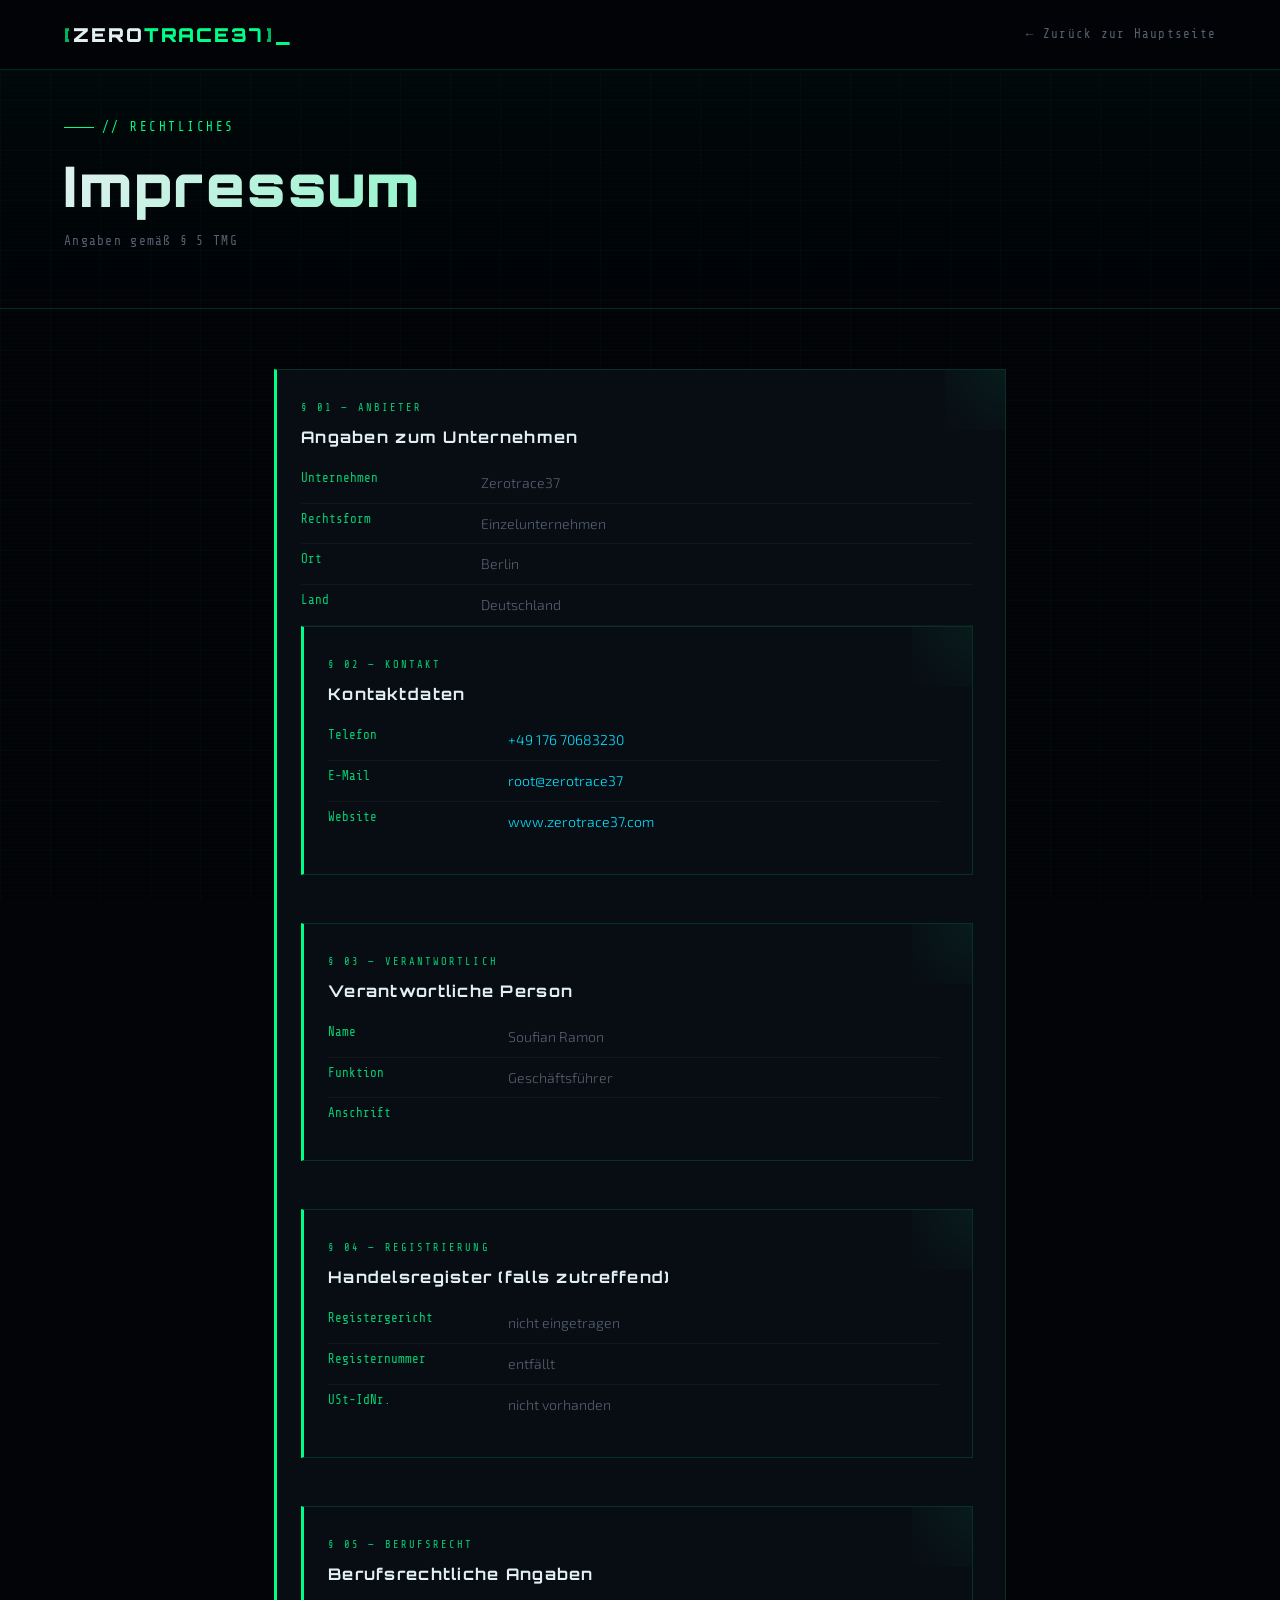
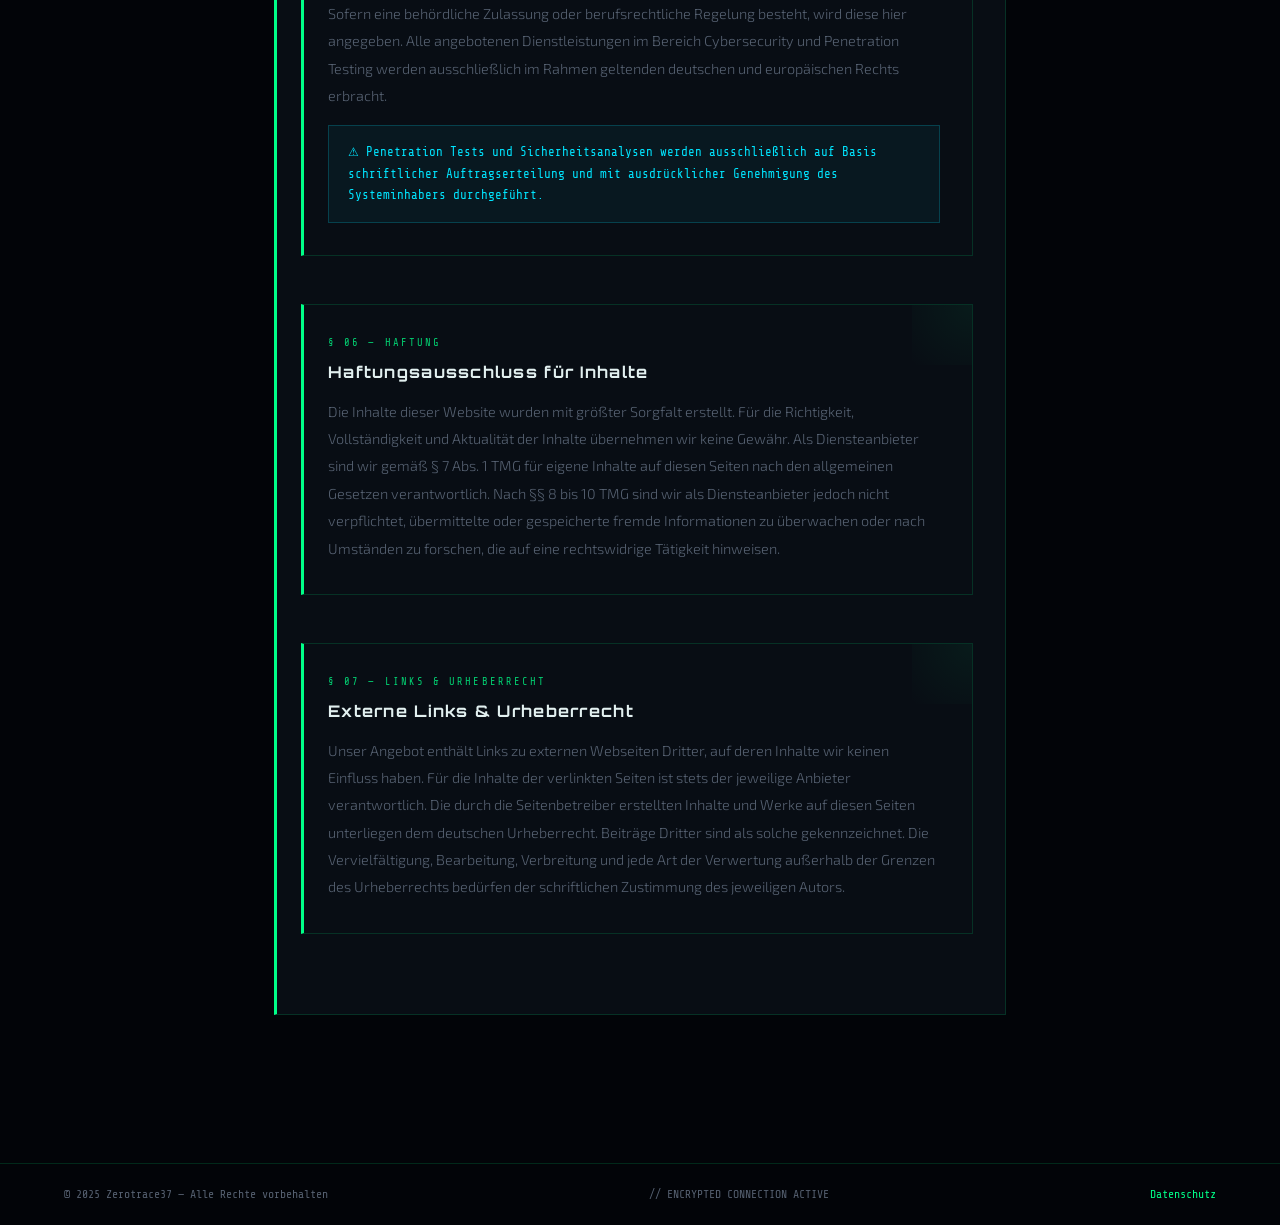
<file: impressum.html>
<!DOCTYPE html>
<html lang="de">
<head>
  <meta charset="UTF-8" />
  <meta name="viewport" content="width=device-width, initial-scale=1.0" />
  <title>Impressum — Zerotrace37</title>
  <link rel="preconnect" href="https://fonts.googleapis.com" />
  <link rel="preconnect" href="https://fonts.gstatic.com" crossorigin />
  <link href="https://fonts.googleapis.com/css2?family=Share+Tech+Mono&family=Orbitron:wght@400;700;900&family=Exo+2:wght@300;400;600&display=swap" rel="stylesheet" />
  <style>
    *, *::before, *::after { box-sizing: border-box; margin: 0; padding: 0; }

    :root {
      --bg-deep:      #020408;
      --bg-card:      #080d14;
      --bg-surface:   #0d1520;
      --neon-green:   #00ff88;
      --neon-cyan:    #00e5ff;
      --neon-red:     #ff2d55;
      --text-primary: #e2f0f0;
      --text-muted:   #556070;
      --border:       rgba(0,255,136,0.15);
      --font-mono:    'Share Tech Mono', monospace;
      --font-display: 'Orbitron', sans-serif;
      --font-body:    'Exo 2', sans-serif;
      --glow-green:   0 0 20px rgba(0,255,136,0.4);
    }

    html { scroll-behavior: smooth; }

    body {
      background: var(--bg-deep);
      color: var(--text-primary);
      font-family: var(--font-body);
      font-weight: 300;
      min-height: 100vh;
      overflow-x: hidden;
    }

    /* GRID OVERLAY */
    body::before {
      content: '';
      position: fixed; inset: 0;
      background-image:
        linear-gradient(rgba(0,255,136,0.03) 1px, transparent 1px),
        linear-gradient(90deg, rgba(0,255,136,0.03) 1px, transparent 1px);
      background-size: 50px 50px;
      pointer-events: none;
      z-index: 0;
    }

    /* SCANLINES */
    body::after {
      content: '';
      position: fixed; inset: 0;
      background: repeating-linear-gradient(
        0deg, transparent, transparent 2px,
        rgba(0,0,0,0.03) 2px, rgba(0,0,0,0.03) 4px
      );
      pointer-events: none;
      z-index: 0;
    }

    /* NAVBAR */
    .navbar {
      position: fixed; top: 0; left: 0; right: 0;
      z-index: 100;
      display: flex; align-items: center; justify-content: space-between;
      padding: 0 5%;
      height: 70px;
      background: rgba(2,4,8,0.92);
      backdrop-filter: blur(12px);
      border-bottom: 1px solid var(--border);
    }

    .nav-logo {
      font-family: var(--font-display);
      font-weight: 900;
      font-size: 1.2rem;
      letter-spacing: 0.1em;
      text-decoration: none;
      display: flex; align-items: center; gap: 2px;
    }

    .logo-bracket { color: var(--neon-green); opacity: 0.7; }
    .logo-text { color: var(--text-primary); }
    .logo-text .accent { color: var(--neon-green); }
    .logo-blink { color: var(--neon-green); animation: blink 1s step-end infinite; }

    @keyframes blink { 0%,100%{opacity:1} 50%{opacity:0} }

    .nav-back {
      font-family: var(--font-mono);
      font-size: 0.78rem;
      color: var(--text-muted);
      text-decoration: none;
      letter-spacing: 0.1em;
      transition: color 0.3s;
      display: flex; align-items: center; gap: 6px;
    }

    .nav-back:hover { color: var(--neon-green); }

    /* HERO STRIP */
    .page-hero {
      position: relative; z-index: 1;
      padding: 120px 5% 60px;
      border-bottom: 1px solid var(--border);
      background: linear-gradient(180deg, rgba(0,255,136,0.03) 0%, transparent 100%);
    }

    .page-tag {
      font-family: var(--font-mono);
      font-size: 0.78rem;
      color: var(--neon-green);
      letter-spacing: 0.2em;
      margin-bottom: 1rem;
      display: flex; align-items: center; gap: 8px;
    }

    .page-tag::before {
      content: '';
      display: inline-block;
      width: 30px; height: 1px;
      background: var(--neon-green);
    }

    .page-title {
      font-family: var(--font-display);
      font-size: clamp(2rem, 5vw, 3.5rem);
      font-weight: 900;
      letter-spacing: 0.05em;
      background: linear-gradient(135deg, var(--text-primary) 0%, var(--neon-green) 100%);
      -webkit-background-clip: text;
      -webkit-text-fill-color: transparent;
      background-clip: text;
      margin-bottom: 0.8rem;
    }

    .page-sub {
      font-family: var(--font-mono);
      font-size: 0.8rem;
      color: var(--text-muted);
      letter-spacing: 0.1em;
    }

    /* MAIN CONTENT */
    .content-wrapper {
      position: relative; z-index: 1;
      max-width: 860px;
      margin: 0 auto;
      padding: 60px 5% 100px;
    }

    .legal-block {
      margin-bottom: 3rem;
      padding: 2rem 2rem 2rem 1.5rem;
      border: 1px solid var(--border);
      border-left: 3px solid var(--neon-green);
      background: var(--bg-card);
      position: relative;
      opacity: 0;
      transform: translateY(20px);
      animation: blockReveal 0.6s ease forwards;
    }

    .legal-block:nth-child(1) { animation-delay: 0.1s; }
    .legal-block:nth-child(2) { animation-delay: 0.2s; }
    .legal-block:nth-child(3) { animation-delay: 0.3s; }
    .legal-block:nth-child(4) { animation-delay: 0.4s; }
    .legal-block:nth-child(5) { animation-delay: 0.5s; }
    .legal-block:nth-child(6) { animation-delay: 0.6s; }
    .legal-block:nth-child(7) { animation-delay: 0.7s; }

    @keyframes blockReveal {
      to { opacity: 1; transform: translateY(0); }
    }

    .legal-block::before {
      content: '';
      position: absolute; top: 0; right: 0;
      width: 60px; height: 60px;
      background: radial-gradient(circle at top right, rgba(0,255,136,0.06), transparent);
      pointer-events: none;
    }

    .block-label {
      font-family: var(--font-mono);
      font-size: 0.65rem;
      color: var(--neon-green);
      letter-spacing: 0.2em;
      text-transform: uppercase;
      margin-bottom: 0.8rem;
      opacity: 0.8;
    }

    .legal-block h2 {
      font-family: var(--font-display);
      font-size: 1rem;
      font-weight: 700;
      letter-spacing: 0.08em;
      color: var(--text-primary);
      margin-bottom: 1rem;
    }

    .legal-block p,
    .legal-block address {
      color: var(--text-muted);
      font-size: 0.9rem;
      line-height: 1.9;
      font-style: normal;
    }

    .legal-block a {
      color: var(--neon-cyan);
      text-decoration: none;
      transition: color 0.3s;
    }

    .legal-block a:hover { color: var(--neon-green); }

    .data-row {
      display: flex;
      border-bottom: 1px solid rgba(255,255,255,0.04);
      padding: 0.5rem 0;
    }

    .data-row:last-child { border-bottom: none; }

    .data-label {
      font-family: var(--font-mono);
      font-size: 0.78rem;
      color: var(--neon-green);
      width: 180px;
      flex-shrink: 0;
      opacity: 0.8;
    }

    .data-value {
      color: var(--text-muted);
      font-size: 0.88rem;
      line-height: 1.7;
    }

    .data-value a {
      color: var(--neon-cyan);
      text-decoration: none;
    }

    .data-value a:hover { color: var(--neon-green); }

    .notice-box {
      background: rgba(0,229,255,0.05);
      border: 1px solid rgba(0,229,255,0.2);
      padding: 1rem 1.2rem;
      margin-top: 1rem;
      font-family: var(--font-mono);
      font-size: 0.78rem;
      color: var(--neon-cyan);
      line-height: 1.7;
    }

    /* FOOTER */
    .page-footer {
      position: relative; z-index: 1;
      border-top: 1px solid var(--border);
      padding: 1.5rem 5%;
      display: flex; justify-content: space-between; align-items: center;
      font-family: var(--font-mono);
      font-size: 0.72rem;
    }

    .page-footer span { color: var(--text-muted); }
    .page-footer a { color: var(--neon-green); text-decoration: none; }

    .footer-pulse {
      color: var(--neon-green);
      animation: pulse 2s ease-in-out infinite;
    }

    @keyframes pulse { 0%,100%{opacity:1} 50%{opacity:0.3} }

    @media (max-width: 600px) {
      .data-row { flex-direction: column; gap: 0.2rem; }
      .data-label { width: auto; }
    }
  </style>
</head>
<body>

  <!-- NAVBAR -->
  <nav class="navbar">
    <a href="index.html" class="nav-logo">
      <span class="logo-bracket">[</span>
      <span class="logo-text">ZERO<span class="accent">TRACE37</span></span>
      <span class="logo-bracket">]</span>
      <span class="logo-blink">_</span>
    </a>
    <a href="index.html" class="nav-back">← Zurück zur Hauptseite</a>
  </nav>

  <!-- PAGE HERO -->
  <div class="page-hero">
    <div class="page-tag">// RECHTLICHES</div>
    <h1 class="page-title">Impressum</h1>
    <p class="page-sub">Angaben gemäß § 5 TMG</p>
  </div>

  <!-- CONTENT -->
  <main class="content-wrapper">

    <div class="legal-block">
      <div class="block-label">§ 01 — Anbieter</div>
      <h2>Angaben zum Unternehmen</h2>
      <div class="data-row">
        <span class="data-label">Unternehmen</span>
        <span class="data-value">Zerotrace37</span>
      </div>
      <div class="data-row">
        <span class="data-label">Rechtsform</span>
        <span class="data-value">Einzelunternehmen</span>
      </div>
      <div class="data-row">
        <span class="data-label">Ort</span>
        <span class="data-value">Berlin</span>
      </div>
      <div class="data-row">
        <span class="data-label">Land</span>
        <span class="data-value">Deutschland</span>
      </div>
    
      <div class="legal-block">
      <div class="block-label">§ 02 — Kontakt</div>
      <h2>Kontaktdaten</h2>
      <div class="data-row">
        <span class="data-label">Telefon</span>
        <span class="data-value"><a href="tel:[TELEFONNUMMER]">+49 176 70683230</a></span>
      </div>
      <div class="data-row">
        <span class="data-label">E-Mail</span>
        <span class="data-value"><a href="mailto:[EMAIL]">root@zerotrace37</a></span>
      </div>
      <div class="data-row">
        <span class="data-label">Website</span>
        <span class="data-value"><a href="https://[DOMAIN]">www.zerotrace37.com</a></span>
      </div>
    </div>

    <div class="legal-block">
      <div class="block-label">§ 03 — Verantwortlich</div>
      <h2>Verantwortliche Person</h2>
      <div class="data-row">
        <span class="data-label">Name</span>
        <span class="data-value">Soufian Ramon</span>
      </div>
      <div class="data-row">
        <span class="data-label">Funktion</span>
        <span class="data-value">Geschäftsführer</span>
      </div>
      <div class="data-row">
        <span class="data-label">Anschrift</span>
        <span class="data-value"></span>
      </div>
    </div>

    <div class="legal-block">
      <div class="block-label">§ 04 — Registrierung</div>
      <h2>Handelsregister (falls zutreffend)</h2>
      <div class="data-row">
        <span class="data-label">Registergericht</span>
        <span class="data-value">nicht eingetragen</span>
      </div>
      <div class="data-row">
        <span class="data-label">Registernummer</span>
        <span class="data-value">entfällt</span>
      </div>
      <div class="data-row">
        <span class="data-label">USt-IdNr.</span>
        <span class="data-value">nicht vorhanden</span>
      </div>
    </div>

    <div class="legal-block">
      <div class="block-label">§ 05 — Berufsrecht</div>
      <h2>Berufsrechtliche Angaben</h2>
      <p>
        Sofern eine behördliche Zulassung oder berufsrechtliche Regelung besteht, wird diese hier angegeben.
        Alle angebotenen Dienstleistungen im Bereich Cybersecurity und Penetration Testing werden
        ausschließlich im Rahmen geltenden deutschen und europäischen Rechts erbracht.
      </p>
      <div class="notice-box">
        ⚠ Penetration Tests und Sicherheitsanalysen werden ausschließlich auf Basis schriftlicher
        Auftragserteilung und mit ausdrücklicher Genehmigung des Systeminhabers durchgeführt.
      </div>
    </div>

    <div class="legal-block">
      <div class="block-label">§ 06 — Haftung</div>
      <h2>Haftungsausschluss für Inhalte</h2>
      <p>
        Die Inhalte dieser Website wurden mit größter Sorgfalt erstellt. Für die Richtigkeit,
        Vollständigkeit und Aktualität der Inhalte übernehmen wir keine Gewähr. Als Diensteanbieter
        sind wir gemäß § 7 Abs. 1 TMG für eigene Inhalte auf diesen Seiten nach den allgemeinen
        Gesetzen verantwortlich. Nach §§ 8 bis 10 TMG sind wir als Diensteanbieter jedoch nicht
        verpflichtet, übermittelte oder gespeicherte fremde Informationen zu überwachen oder nach
        Umständen zu forschen, die auf eine rechtswidrige Tätigkeit hinweisen.
      </p>
    </div>

    <div class="legal-block">
      <div class="block-label">§ 07 — Links & Urheberrecht</div>
      <h2>Externe Links & Urheberrecht</h2>
      <p>
        Unser Angebot enthält Links zu externen Webseiten Dritter, auf deren Inhalte wir keinen
        Einfluss haben. Für die Inhalte der verlinkten Seiten ist stets der jeweilige Anbieter
        verantwortlich. Die durch die Seitenbetreiber erstellten Inhalte und Werke auf diesen Seiten
        unterliegen dem deutschen Urheberrecht. Beiträge Dritter sind als solche gekennzeichnet.
        Die Vervielfältigung, Bearbeitung, Verbreitung und jede Art der Verwertung außerhalb der
        Grenzen des Urheberrechts bedürfen der schriftlichen Zustimmung des jeweiligen Autors.
      </p>
    </div>

  </main>

  <!-- FOOTER -->
  <footer class="page-footer">
    <span>© 2025 Zerotrace37 — Alle Rechte vorbehalten</span>
    <span class="footer-pulse">// ENCRYPTED CONNECTION ACTIVE</span>
    <a href="datenschutz.html">Datenschutz</a>
  </footer>

</body>
</html>
</file>
<file: styles.css>
/* ============================================
   CYBERSHIELD — styles.css
   Dark Hacker Aesthetic
============================================ */

/* === RESET & BASE === */
*, *::before, *::after { box-sizing: border-box; margin: 0; padding: 0; }

:root {
  --bg-deep:       #020408;
  --bg-card:       #080d14;
  --bg-surface:    #0d1520;
  --neon-green:    #00ff88;
  --neon-cyan:     #00e5ff;
  --neon-red:      #ff2d55;
  --neon-yellow:   #ffd60a;
  --accent:        #00ff88;
  --text-primary:  #e2f0f0;
  --text-muted:    #556070;
  --border:        rgba(0,255,136,0.15);
  --font-mono:     'Share Tech Mono', monospace;
  --font-display:  'Orbitron', sans-serif;
  --font-body:     'Exo 2', sans-serif;
  --glow-green:    0 0 20px rgba(0,255,136,0.4);
  --glow-cyan:     0 0 20px rgba(0,229,255,0.4);
  --glow-red:      0 0 20px rgba(255,45,85,0.4);
}

html { scroll-behavior: smooth; }

body {
  background: var(--bg-deep);
  color: var(--text-primary);
  font-family: var(--font-body);
  font-weight: 300;
  overflow-x: hidden;
  cursor: none;
}

/* === CANVAS & OVERLAYS === */
#matrixCanvas {
  position: fixed; top: 0; left: 0;
  width: 100%; height: 100%;
  z-index: 0; opacity: 0.07;
  pointer-events: none;
}

.scanlines {
  position: fixed; top: 0; left: 0;
  width: 100%; height: 100%;
  background: repeating-linear-gradient(
    0deg,
    transparent,
    transparent 2px,
    rgba(0,0,0,0.03) 2px,
    rgba(0,0,0,0.03) 4px
  );
  z-index: 1; pointer-events: none;
  animation: scanMove 8s linear infinite;
}

@keyframes scanMove {
  0% { background-position: 0 0; }
  100% { background-position: 0 100px; }
}

.noise-overlay {
  position: fixed; top: 0; left: 0;
  width: 100%; height: 100%;
  opacity: 0.025;
  z-index: 1; pointer-events: none;
  background-image: url("data:image/svg+xml,%3Csvg viewBox='0 0 256 256' xmlns='http://www.w3.org/2000/svg'%3E%3Cfilter id='noise'%3E%3CfeTurbulence type='fractalNoise' baseFrequency='0.9' numOctaves='4' stitchTiles='stitch'/%3E%3C/filter%3E%3Crect width='100%25' height='100%25' filter='url(%23noise)'/%3E%3C/svg%3E");
}

/* === CUSTOM CURSOR === */
.cursor-glow {
  position: fixed;
  width: 20px; height: 20px;
  background: radial-gradient(circle, rgba(0,255,136,0.8) 0%, transparent 70%);
  border-radius: 50%;
  pointer-events: none;
  z-index: 9999;
  transform: translate(-50%, -50%);
  transition: width 0.2s, height 0.2s;
  mix-blend-mode: screen;
}

body:has(a:hover) .cursor-glow,
body:has(button:hover) .cursor-glow {
  width: 40px; height: 40px;
}

/* === NAVBAR === */
.navbar {
  position: fixed; top: 0; left: 0; right: 0;
  z-index: 1000;
  display: flex; align-items: center; justify-content: space-between;
  padding: 0 5%;
  height: 70px;
  background: rgba(2,4,8,0.85);
  backdrop-filter: blur(12px);
  border-bottom: 1px solid var(--border);
  transition: all 0.3s;
}

.navbar.scrolled {
  height: 60px;
  background: rgba(2,4,8,0.97);
  box-shadow: 0 4px 30px rgba(0,255,136,0.08);
}

.nav-logo {
  font-family: var(--font-display);
  font-weight: 900;
  font-size: 1.3rem;
  letter-spacing: 0.1em;
  display: flex; align-items: center; gap: 2px;
}

.logo-bracket { color: var(--neon-green); opacity: 0.7; }
.logo-text { color: var(--text-primary); }
.logo-text .accent { color: var(--neon-green); }

.logo-blink {
  color: var(--neon-green);
  animation: blink 1s step-end infinite;
}

@keyframes blink { 0%,100%{opacity:1} 50%{opacity:0} }

.nav-links {
  list-style: none;
  display: flex; gap: 2rem;
}

.nav-link {
  text-decoration: none;
  font-family: var(--font-mono);
  font-size: 0.8rem;
  letter-spacing: 0.12em;
  color: var(--text-muted);
  position: relative;
  transition: color 0.3s;
  text-transform: uppercase;
}

.nav-link::after {
  content: '';
  position: absolute; bottom: -4px; left: 0; right: 0;
  height: 1px;
  background: var(--neon-green);
  transform: scaleX(0);
  transform-origin: left;
  transition: transform 0.3s;
}

.nav-link:hover { color: var(--neon-green); }
.nav-link:hover::after { transform: scaleX(1); }

.nav-link.cta-nav {
  color: var(--neon-green);
  border: 1px solid var(--neon-green);
  padding: 0.35rem 0.9rem;
  border-radius: 2px;
}

.nav-link.cta-nav:hover {
  background: var(--neon-green);
  color: var(--bg-deep);
  box-shadow: var(--glow-green);
}

.nav-link.cta-nav::after { display: none; }

.hamburger {
  display: none;
  flex-direction: column; gap: 5px;
  background: none; border: none; cursor: none;
  padding: 5px;
}

.hamburger span {
  display: block; width: 25px; height: 2px;
  background: var(--neon-green);
  transition: all 0.3s;
}

/* === SECTION BASICS === */
section { position: relative; z-index: 2; }

.section-header {
  text-align: center;
  margin-bottom: 4rem;
}

.section-tag {
  font-family: var(--font-mono);
  font-size: 0.8rem;
  color: var(--neon-green);
  letter-spacing: 0.2em;
  margin-bottom: 1rem;
}

.section-title {
  font-family: var(--font-display);
  font-size: clamp(2rem, 4vw, 3rem);
  font-weight: 900;
  letter-spacing: 0.05em;
  background: linear-gradient(135deg, var(--text-primary) 0%, var(--neon-green) 100%);
  -webkit-background-clip: text;
  -webkit-text-fill-color: transparent;
  background-clip: text;
  margin-bottom: 1rem;
}

.section-sub {
  color: var(--text-muted);
  font-size: 1rem;
  max-width: 550px;
  margin: 0 auto;
  line-height: 1.7;
}

/* === HERO === */
.hero {
  min-height: 100vh;
  padding: 120px 5% 80px;
  display: flex; align-items: center;
  justify-content: space-between;
  gap: 4rem;
  position: relative; overflow: hidden;
}

.hero-grid-overlay {
  position: absolute; inset: 0;
  background-image:
    linear-gradient(rgba(0,255,136,0.04) 1px, transparent 1px),
    linear-gradient(90deg, rgba(0,255,136,0.04) 1px, transparent 1px);
  background-size: 50px 50px;
  z-index: 0;
  animation: gridDrift 20s linear infinite;
}

@keyframes gridDrift {
  0% { background-position: 0 0; }
  100% { background-position: 50px 50px; }
}

.hero-content { position: relative; z-index: 1; max-width: 600px; }

/* Terminal */
.terminal-window {
  background: rgba(8,13,20,0.9);
  border: 1px solid var(--border);
  border-radius: 6px;
  margin-bottom: 2rem;
  overflow: hidden;
  box-shadow: var(--glow-green), inset 0 0 20px rgba(0,255,136,0.02);
  animation: termSlideIn 0.8s ease forwards;
}

@keyframes termSlideIn {
  from { opacity: 0; transform: translateY(-20px); }
  to { opacity: 1; transform: translateY(0); }
}

.terminal-bar {
  background: rgba(0,255,136,0.08);
  padding: 0.4rem 0.8rem;
  display: flex; align-items: center; gap: 6px;
  border-bottom: 1px solid var(--border);
}

.t-dot {
  width: 10px; height: 10px; border-radius: 50%;
}
.t-dot.red { background: #ff5f57; }
.t-dot.yellow { background: #febc2e; }
.t-dot.green { background: #28c840; }

.t-title {
  font-family: var(--font-mono);
  font-size: 0.7rem;
  color: var(--text-muted);
  margin-left: 6px;
}

.terminal-body {
  padding: 0.8rem 1rem;
  min-height: 80px;
}

.terminal-line {
  font-family: var(--font-mono);
  font-size: 0.78rem;
  color: var(--neon-green);
  line-height: 1.8;
  min-height: 1.4em;
}

.terminal-cursor {
  color: var(--neon-green);
  font-size: 0.9rem;
  animation: blink 0.8s step-end infinite;
}

/* Hero Title */
.hero-title {
  font-family: var(--font-display);
  font-size: clamp(2.5rem, 5vw, 4rem);
  font-weight: 900;
  line-height: 1.1;
  letter-spacing: 0.05em;
  margin-bottom: 1.5rem;
  animation: fadeUp 0.8s 0.3s ease both;
}

.hero-accent {
  color: var(--neon-green);
  text-shadow: var(--glow-green);
  display: block;
}

/* Glitch Effect */
.glitch-text {
  position: relative;
}

.glitch-text::before,
.glitch-text::after {
  content: attr(data-text);
  position: absolute;
  top: 0; left: 0;
  width: 100%; height: 100%;
}

.glitch-text::before {
  color: var(--neon-cyan);
  animation: glitch1 3s infinite;
  clip-path: polygon(0 20%, 100% 20%, 100% 40%, 0 40%);
}

.glitch-text::after {
  color: var(--neon-red);
  animation: glitch2 3s infinite;
  clip-path: polygon(0 60%, 100% 60%, 100% 80%, 0 80%);
}

@keyframes glitch1 {
  0%, 90%, 100% { transform: translate(0); opacity: 0; }
  92% { transform: translate(-3px, 1px); opacity: 0.8; }
  94% { transform: translate(3px, -1px); opacity: 0.8; }
  96% { transform: translate(0); opacity: 0; }
}

@keyframes glitch2 {
  0%, 88%, 100% { transform: translate(0); opacity: 0; }
  90% { transform: translate(3px, 2px); opacity: 0.8; }
  93% { transform: translate(-2px, -1px); opacity: 0.8; }
  95% { transform: translate(0); opacity: 0; }
}

.hero-sub {
  color: var(--text-muted);
  font-size: 1rem;
  line-height: 1.8;
  margin-bottom: 2rem;
  animation: fadeUp 0.8s 0.5s ease both;
}

/* Buttons */
.hero-buttons {
  display: flex; gap: 1rem; flex-wrap: wrap;
  animation: fadeUp 0.8s 0.7s ease both;
  margin-bottom: 3rem;
}

.btn-primary {
  display: inline-flex; align-items: center; gap: 8px;
  padding: 0.85rem 2rem;
  background: var(--neon-green);
  color: var(--bg-deep);
  font-family: var(--font-display);
  font-size: 0.8rem;
  font-weight: 700;
  letter-spacing: 0.1em;
  text-decoration: none;
  border: none; border-radius: 2px;
  cursor: none;
  position: relative; overflow: hidden;
  transition: all 0.3s;
  box-shadow: var(--glow-green);
}

.btn-primary::before {
  content: '';
  position: absolute; top: 0; left: -100%;
  width: 100%; height: 100%;
  background: linear-gradient(90deg, transparent, rgba(255,255,255,0.2), transparent);
  transition: left 0.4s;
}

.btn-primary:hover { transform: translateY(-2px); box-shadow: 0 0 40px rgba(0,255,136,0.6); }
.btn-primary:hover::before { left: 100%; }

.btn-secondary {
  display: inline-flex; align-items: center; gap: 8px;
  padding: 0.85rem 2rem;
  background: transparent;
  color: var(--neon-cyan);
  font-family: var(--font-display);
  font-size: 0.8rem;
  font-weight: 700;
  letter-spacing: 0.1em;
  text-decoration: none;
  border: 1px solid var(--neon-cyan);
  border-radius: 2px;
  cursor: none;
  transition: all 0.3s;
}

.btn-secondary:hover {
  background: rgba(0,229,255,0.1);
  box-shadow: var(--glow-cyan);
  transform: translateY(-2px);
}

.btn-small { padding: 0.6rem 1.2rem; font-size: 0.75rem; }
.btn-full { width: 100%; justify-content: center; margin-top: 1rem; }

/* Stats */
.hero-stats {
  display: flex; align-items: center; gap: 1.5rem;
  animation: fadeUp 0.8s 0.9s ease both;
}

.stat-item { text-align: center; }

.stat-num {
  font-family: var(--font-display);
  font-size: 2rem;
  font-weight: 900;
  color: var(--neon-green);
  text-shadow: var(--glow-green);
}

.stat-plus {
  font-family: var(--font-display);
  font-size: 1.2rem;
  color: var(--neon-green);
}

.stat-label {
  display: block;
  font-size: 0.7rem;
  letter-spacing: 0.1em;
  color: var(--text-muted);
  text-transform: uppercase;
  margin-top: 2px;
}

.stat-divider {
  color: var(--border);
  font-size: 1.5rem;
}

@keyframes fadeUp {
  from { opacity: 0; transform: translateY(20px); }
  to { opacity: 1; transform: translateY(0); }
}

/* Hero Visual */
.hero-visual {
  position: relative;
  flex-shrink: 0;
  width: 400px; height: 400px;
  display: flex; align-items: center; justify-content: center;
}

.hex-grid {
  position: absolute; inset: 0;
  display: grid; grid-template-columns: repeat(4, 1fr);
  gap: 8px; padding: 20px;
}

.hex {
  width: 60px; height: 60px;
  background: rgba(0,255,136,0.03);
  border: 1px solid rgba(0,255,136,0.1);
  clip-path: polygon(50% 0%, 100% 25%, 100% 75%, 50% 100%, 0% 75%, 0% 25%);
  transition: all 0.5s;
}

.hex.active {
  background: rgba(0,255,136,0.08);
  border-color: rgba(0,255,136,0.3);
  box-shadow: 0 0 12px rgba(0,255,136,0.2);
  animation: hexPulse 3s ease-in-out infinite;
}

@keyframes hexPulse {
  0%,100% { opacity: 1; }
  50% { opacity: 0.4; }
}

.shield-container {
  position: relative;
  width: 180px; height: 180px;
  display: flex; align-items: center; justify-content: center;
}

.shield-ring {
  position: absolute;
  border-radius: 50%;
  border: 1px solid rgba(0,255,136,0.3);
}

.ring1 { width: 180px; height: 180px; animation: ringPulse 2s ease-in-out infinite; }
.ring2 { width: 140px; height: 140px; animation: ringPulse 2s 0.5s ease-in-out infinite; }
.ring3 { width: 100px; height: 100px; animation: ringPulse 2s 1s ease-in-out infinite; }

@keyframes ringPulse {
  0%,100% { transform: scale(1); opacity: 0.6; box-shadow: none; }
  50% { transform: scale(1.05); opacity: 1; box-shadow: 0 0 20px rgba(0,255,136,0.3); }
}

.shield-icon {
  font-size: 4rem;
  filter: drop-shadow(0 0 20px rgba(0,255,136,0.6));
  animation: shieldFloat 4s ease-in-out infinite;
  z-index: 1;
}

@keyframes shieldFloat {
  0%,100% { transform: translateY(0); }
  50% { transform: translateY(-10px); }
}

/* === TICKER === */
.ticker-band {
  position: relative; z-index: 3;
  background: rgba(255,45,85,0.08);
  border-top: 1px solid rgba(255,45,85,0.3);
  border-bottom: 1px solid rgba(255,45,85,0.3);
  padding: 0.6rem 0;
  display: flex; align-items: center;
  overflow: hidden;
}

.ticker-label {
  flex-shrink: 0;
  font-family: var(--font-mono);
  font-size: 0.72rem;
  color: var(--neon-red);
  padding: 0 1.5rem;
  border-right: 1px solid rgba(255,45,85,0.3);
  letter-spacing: 0.1em;
  animation: labelPulse 1.5s ease-in-out infinite;
}

@keyframes labelPulse {
  0%,100% { opacity: 1; }
  50% { opacity: 0.5; }
}

.ticker-track {
  overflow: hidden;
  flex: 1;
}

.ticker-items {
  display: flex; gap: 3rem;
  font-family: var(--font-mono);
  font-size: 0.72rem;
  color: var(--text-muted);
  letter-spacing: 0.08em;
  white-space: nowrap;
  animation: tickerScroll 25s linear infinite;
}

@keyframes tickerScroll {
  0% { transform: translateX(0); }
  100% { transform: translateX(-50%); }
}

/* === SERVICES === */
.services {
  padding: 100px 5%;
}

.services-grid {
  display: grid;
  grid-template-columns: repeat(3, 1fr);
  gap: 1.5rem;
  max-width: 1200px;
  margin: 0 auto;
}

.service-card {
  position: relative;
  background: var(--bg-card);
  border: 1px solid var(--border);
  border-radius: 4px;
  padding: 2rem;
  overflow: hidden;
  cursor: none;
  transition: all 0.4s;
  opacity: 0;
  transform: translateY(30px);
}

.service-card.visible {
  opacity: 1;
  transform: translateY(0);
}

.service-card::before {
  content: '';
  position: absolute; top: 0; left: 0; right: 0;
  height: 2px;
  background: linear-gradient(90deg, transparent, var(--neon-green), transparent);
  transform: scaleX(0);
  transition: transform 0.4s;
}

.service-card:hover::before { transform: scaleX(1); }

.service-card:hover {
  border-color: rgba(0,255,136,0.4);
  transform: translateY(-5px);
  box-shadow: 0 20px 60px rgba(0,0,0,0.5), 0 0 30px rgba(0,255,136,0.08);
}

.service-card.featured {
  border-color: rgba(0,255,136,0.4);
  background: linear-gradient(135deg, rgba(0,255,136,0.05) 0%, var(--bg-card) 100%);
}

.featured-badge {
  position: absolute; top: 1rem; right: 1rem;
  font-family: var(--font-mono);
  font-size: 0.6rem;
  color: var(--bg-deep);
  background: var(--neon-green);
  padding: 0.2rem 0.5rem;
  letter-spacing: 0.1em;
}

.card-glow {
  position: absolute; top: 50%; left: 50%;
  transform: translate(-50%, -50%);
  width: 100%; height: 100%;
  background: radial-gradient(circle at center, rgba(0,255,136,0.05) 0%, transparent 70%);
  opacity: 0;
  transition: opacity 0.4s;
  pointer-events: none;
}

.service-card:hover .card-glow { opacity: 1; }

.service-icon-wrap {
  margin-bottom: 1.2rem;
}

.service-icon {
  font-size: 2.2rem;
  display: inline-block;
  animation: iconFloat 3s ease-in-out infinite;
}

@keyframes iconFloat {
  0%,100% { transform: translateY(0); }
  50% { transform: translateY(-5px); }
}

.service-card h3 {
  font-family: var(--font-display);
  font-size: 1rem;
  font-weight: 700;
  letter-spacing: 0.05em;
  color: var(--text-primary);
  margin-bottom: 0.8rem;
}

.service-card p {
  color: var(--text-muted);
  font-size: 0.88rem;
  line-height: 1.7;
  margin-bottom: 1.2rem;
}

.card-tags {
  display: flex; flex-wrap: wrap; gap: 6px;
  margin-bottom: 1rem;
}

.card-tags span {
  font-family: var(--font-mono);
  font-size: 0.65rem;
  color: var(--neon-green);
  border: 1px solid rgba(0,255,136,0.25);
  padding: 0.15rem 0.5rem;
  letter-spacing: 0.08em;
}

.card-arrow {
  color: var(--neon-green);
  font-size: 1.2rem;
  opacity: 0;
  transition: all 0.3s;
  transform: translateX(-10px);
}

.service-card:hover .card-arrow {
  opacity: 1;
  transform: translateX(0);
}

/* === GALLERY === */
.gallery-section {
  padding: 100px 5%;
  background: linear-gradient(180deg, transparent 0%, rgba(0,255,136,0.02) 50%, transparent 100%);
}

.gallery-filters {
  display: flex; justify-content: center; flex-wrap: wrap;
  gap: 0.8rem;
  margin-bottom: 3rem;
}

.filter-btn {
  font-family: var(--font-mono);
  font-size: 0.72rem;
  letter-spacing: 0.15em;
  padding: 0.5rem 1.2rem;
  background: transparent;
  color: var(--text-muted);
  border: 1px solid rgba(255,255,255,0.1);
  border-radius: 2px;
  cursor: none;
  transition: all 0.3s;
}

.filter-btn:hover,
.filter-btn.active {
  color: var(--neon-green);
  border-color: var(--neon-green);
  background: rgba(0,255,136,0.05);
  box-shadow: 0 0 15px rgba(0,255,136,0.15);
}

.gallery-grid {
  display: grid;
  grid-template-columns: repeat(3, 1fr);
  grid-auto-rows: 280px;
  gap: 1.5rem;
  max-width: 1200px;
  margin: 0 auto;
}

.gallery-item {
  position: relative;
  border-radius: 4px;
  overflow: hidden;
  cursor: none;
  transition: all 0.5s cubic-bezier(0.25, 0.46, 0.45, 0.94);
}

.gallery-item.large {
  grid-column: span 2;
}

.gallery-item.hiding {
  opacity: 0;
  transform: scale(0.8);
  pointer-events: none;
}

.gallery-item.showing {
  opacity: 1;
  transform: scale(1);
}

.gallery-inner {
  position: relative;
  height: 100%;
  display: flex; flex-direction: column;
}

.gallery-img {
  flex: 1;
  position: relative;
  overflow: hidden;
  border: 1px solid rgba(255,255,255,0.06);
}

/* Gallery backgrounds */
.fraud-bg { background: linear-gradient(135deg, #0d0208 0%, #1a0510 50%, #0d0208 100%); }
.pentest-bg { background: linear-gradient(135deg, #020d0a 0%, #041a14 50%, #020d0a 100%); }
.private-bg { background: linear-gradient(135deg, #020408 0%, #050a14 50%, #020408 100%); }
.corporate-bg { background: linear-gradient(135deg, #080a02 0%, #121a04 50%, #080a02 100%); }
.fraud2-bg { background: linear-gradient(135deg, #0d0612 0%, #1a0d20 50%, #0d0612 100%); }
.pentest2-bg { background: linear-gradient(135deg, #020a10 0%, #041420 50%, #020a10 100%); }

.gallery-badge {
  position: absolute; top: 1rem; left: 1rem;
  font-family: var(--font-mono);
  font-size: 0.65rem;
  letter-spacing: 0.15em;
  padding: 0.25rem 0.6rem;
  background: rgba(0,255,136,0.15);
  color: var(--neon-green);
  border: 1px solid rgba(0,255,136,0.4);
  z-index: 2;
}

.gallery-badge.critical {
  background: rgba(255,45,85,0.15);
  color: var(--neon-red);
  border-color: rgba(255,45,85,0.4);
  animation: badgePulse 1.5s ease-in-out infinite;
}

@keyframes badgePulse {
  0%,100% { box-shadow: none; }
  50% { box-shadow: 0 0 15px rgba(255,45,85,0.5); }
}

/* Gallery overlay */
.gallery-overlay {
  position: absolute; inset: 0;
  background: rgba(2,4,8,0.92);
  display: flex; align-items: center; justify-content: center;
  opacity: 0;
  transition: opacity 0.4s;
  padding: 1.5rem;
  z-index: 3;
}

.gallery-item:hover .gallery-overlay { opacity: 1; }

.gallery-details { text-align: left; }

.g-tag {
  font-family: var(--font-mono);
  font-size: 0.65rem;
  color: var(--neon-green);
  letter-spacing: 0.15em;
  text-transform: uppercase;
}

.gallery-details h4 {
  font-family: var(--font-display);
  font-size: 1rem;
  font-weight: 700;
  margin: 0.5rem 0;
  color: var(--text-primary);
}

.gallery-details p {
  font-size: 0.82rem;
  color: var(--text-muted);
  line-height: 1.7;
  margin-bottom: 0.8rem;
}

.g-result {
  font-family: var(--font-mono);
  font-size: 0.75rem;
  color: var(--neon-green);
}

.gallery-info {
  background: var(--bg-card);
  border: 1px solid var(--border);
  border-top: none;
  padding: 0.8rem 1rem;
  display: flex; align-items: center;
  justify-content: space-between;
}

.g-category {
  font-family: var(--font-mono);
  font-size: 0.65rem;
  color: var(--neon-cyan);
  letter-spacing: 0.1em;
}

.gallery-info h4 {
  font-family: var(--font-body);
  font-size: 0.82rem;
  font-weight: 600;
  color: var(--text-primary);
  flex: 1;
  margin: 0 1rem;
}

.g-time {
  font-family: var(--font-mono);
  font-size: 0.65rem;
  color: var(--text-muted);
  white-space: nowrap;
}

/* Gallery mini animations */
.scan-animation {
  position: absolute; inset: 0;
  background: linear-gradient(180deg, transparent 0%, rgba(0,255,136,0.1) 50%, transparent 100%);
  animation: scanLine 3s linear infinite;
}

@keyframes scanLine {
  0% { transform: translateY(-100%); }
  100% { transform: translateY(200%); }
}

.pulse-rings {
  position: absolute; top: 50%; left: 50%;
  transform: translate(-50%, -50%);
}

.pulse-rings::before,
.pulse-rings::after {
  content: '';
  position: absolute;
  border-radius: 50%;
  border: 1px solid rgba(0,229,255,0.4);
  animation: pulseRing 2.5s ease-out infinite;
}

.pulse-rings::before {
  width: 80px; height: 80px;
  top: -40px; left: -40px;
}

.pulse-rings::after {
  width: 140px; height: 140px;
  top: -70px; left: -70px;
  animation-delay: 0.5s;
}

@keyframes pulseRing {
  0% { transform: scale(0.5); opacity: 1; }
  100% { transform: scale(2); opacity: 0; }
}

.glitch-bg-anim {
  position: absolute; inset: 0;
  background: repeating-linear-gradient(
    0deg,
    transparent,
    transparent 3px,
    rgba(160,0,255,0.03) 3px,
    rgba(160,0,255,0.03) 4px
  );
  animation: glitchBg 0.5s step-end infinite;
}

@keyframes glitchBg {
  0%,100% { transform: translate(0); }
  25% { transform: translate(-2px, 0); }
  75% { transform: translate(2px, 0); }
}

.network-anim {
  position: absolute; inset: 0;
  background-image: radial-gradient(circle, rgba(255,214,10,0.15) 1px, transparent 1px);
  background-size: 30px 30px;
  animation: networkPulse 4s ease-in-out infinite;
}

@keyframes networkPulse {
  0%,100% { opacity: 0.4; }
  50% { opacity: 1; }
}

.binary-fall {
  position: absolute; inset: 0;
  background-image: url("data:image/svg+xml,%3Csvg xmlns='http://www.w3.org/2000/svg' width='200' height='200'%3E%3Ctext x='10' y='20' font-family='monospace' font-size='10' fill='rgba(0,229,255,0.15)'%3E01001101%3C/text%3E%3Ctext x='10' y='40' font-family='monospace' font-size='10' fill='rgba(0,229,255,0.1)'%3E11010010%3C/text%3E%3Ctext x='10' y='60' font-family='monospace' font-size='10' fill='rgba(0,229,255,0.15)'%3E00110101%3C/text%3E%3Ctext x='10' y='80' font-family='monospace' font-size='10' fill='rgba(0,229,255,0.1)'%3E10101010%3C/text%3E%3C/svg%3E");
  animation: binaryFall 5s linear infinite;
}

@keyframes binaryFall {
  0% { background-position: 0 0; }
  100% { background-position: 0 100px; }
}

/* === ABOUT === */
.about {
  padding: 100px 5%;
  display: flex; gap: 5rem; align-items: center;
  max-width: 1200px; margin: 0 auto;
}

.about-content { flex: 1; }

.about-content .section-tag { margin-bottom: 1rem; }
.about-content .section-title { text-align: left; margin-bottom: 1.5rem; }

.about-text {
  color: var(--text-muted);
  font-size: 1rem;
  line-height: 1.8;
  margin-bottom: 2.5rem;
  max-width: 500px;
}

.about-features {
  display: grid; grid-template-columns: 1fr 1fr;
  gap: 1.5rem;
}

.feature {
  display: flex; align-items: flex-start; gap: 1rem;
}

.feat-icon {
  color: var(--neon-green);
  font-size: 1.2rem;
  flex-shrink: 0;
  margin-top: 2px;
  text-shadow: var(--glow-green);
}

.feature strong {
  font-family: var(--font-display);
  font-size: 0.85rem;
  letter-spacing: 0.05em;
  color: var(--text-primary);
  display: block;
  margin-bottom: 0.3rem;
}

.feature p {
  color: var(--text-muted);
  font-size: 0.82rem;
  line-height: 1.6;
}

.about-visual { flex: 1; }

.terminal-about { width: 100%; }

.about-term p {
  font-family: var(--font-mono);
  font-size: 0.82rem;
  line-height: 2;
  opacity: 0;
  animation: termFadeIn 0.5s forwards;
}

.about-term.visible p:nth-child(1) { animation-delay: 0.1s; }
.about-term.visible p:nth-child(2) { animation-delay: 0.4s; }
.about-term.visible p:nth-child(3) { animation-delay: 0.8s; }
.about-term.visible p:nth-child(4) { animation-delay: 1.2s; }
.about-term.visible p:nth-child(5) { animation-delay: 1.6s; }
.about-term.visible p:nth-child(6) { animation-delay: 2.0s; }
.about-term.visible p:nth-child(7) { animation-delay: 2.4s; }
.about-term.visible p:nth-child(8) { animation-delay: 2.8s; }

@keyframes termFadeIn {
  from { opacity: 0; transform: translateX(-10px); }
  to { opacity: 1; transform: translateX(0); }
}

.term-green { color: var(--neon-green); }
.term-red { color: var(--neon-red); }
.term-yellow { color: var(--neon-yellow); }

.blink-cursor { animation: blink 0.8s step-end infinite; }

/* === CONTACT === */
.contact {
  padding: 100px 5%;
  max-width: 1200px; margin: 0 auto;
}

.contact-wrapper {
  display: grid; grid-template-columns: 1fr 1.5fr;
  gap: 4rem; align-items: start;
}

.contact-info {
  display: flex; flex-direction: column; gap: 1.5rem;
}

.contact-item {
  display: flex; align-items: flex-start; gap: 1rem;
  padding: 1rem;
  border: 1px solid var(--border);
  background: var(--bg-card);
  transition: all 0.3s;
}

.contact-item:hover {
  border-color: rgba(0,255,136,0.4);
  box-shadow: var(--glow-green);
}

.c-icon {
  font-size: 1.3rem;
  flex-shrink: 0;
}

.contact-item strong {
  font-family: var(--font-display);
  font-size: 0.8rem;
  letter-spacing: 0.05em;
  color: var(--text-primary);
  display: block;
  margin-bottom: 0.3rem;
}

.contact-item p {
  color: var(--text-muted);
  font-family: var(--font-mono);
  font-size: 0.82rem;
}

.urgency-box {
  position: relative;
  padding: 1.5rem;
  border: 1px solid rgba(255,45,85,0.4);
  background: rgba(255,45,85,0.05);
  overflow: hidden;
}

.urgency-pulse {
  position: absolute; top: 0; left: 0; right: 0;
  height: 2px;
  background: var(--neon-red);
  animation: urgencyPulse 1.5s ease-in-out infinite;
}

@keyframes urgencyPulse {
  0%,100% { opacity: 0.5; box-shadow: none; }
  50% { opacity: 1; box-shadow: 0 0 15px var(--neon-red); }
}

.urgency-box strong {
  font-family: var(--font-display);
  font-size: 0.85rem;
  color: var(--neon-red);
  letter-spacing: 0.05em;
  display: block;
  margin-bottom: 0.5rem;
}

.urgency-box p {
  color: var(--text-muted);
  font-size: 0.85rem;
  margin-bottom: 1rem;
}

/* Form */
.contact-form {
  background: var(--bg-card);
  border: 1px solid var(--border);
  padding: 2.5rem;
}

.form-row {
  display: grid; grid-template-columns: 1fr 1fr;
  gap: 1.5rem;
}

.form-group {
  margin-bottom: 1.5rem;
}

.form-group label {
  display: block;
  font-family: var(--font-mono);
  font-size: 0.72rem;
  color: var(--neon-green);
  letter-spacing: 0.15em;
  text-transform: uppercase;
  margin-bottom: 0.5rem;
}

.form-group input,
.form-group select,
.form-group textarea {
  width: 100%;
  background: var(--bg-deep);
  border: 1px solid rgba(255,255,255,0.08);
  color: var(--text-primary);
  font-family: var(--font-mono);
  font-size: 0.85rem;
  padding: 0.8rem 1rem;
  outline: none;
  transition: border-color 0.3s, box-shadow 0.3s;
  resize: none;
}

.form-group input:focus,
.form-group select:focus,
.form-group textarea:focus {
  border-color: var(--neon-green);
  box-shadow: 0 0 0 1px rgba(0,255,136,0.2);
}

.form-group input::placeholder,
.form-group textarea::placeholder {
  color: var(--text-muted);
}

.form-group select option {
  background: var(--bg-card);
}

.form-check {
  display: flex; align-items: flex-start; gap: 0.8rem;
  margin-bottom: 0.5rem;
}

.form-check input[type="checkbox"] {
  width: auto; flex-shrink: 0;
  margin-top: 3px;
  accent-color: var(--neon-green);
}

.form-check label {
  font-size: 0.78rem;
  color: var(--text-muted);
  line-height: 1.5;
}

/* === FOOTER === */
.footer {
  background: var(--bg-card);
  border-top: 1px solid var(--border);
  position: relative; z-index: 2;
}

.footer-top {
  display: grid; grid-template-columns: 2fr 1fr 1fr 1fr;
  gap: 3rem;
  padding: 4rem 5%;
  max-width: 1200px;
  margin: 0 auto;
}

.footer-brand .nav-logo {
  margin-bottom: 1rem;
}

.footer-brand p {
  color: var(--text-muted);
  font-size: 0.85rem;
  line-height: 1.7;
}

.footer-links { display: flex; flex-direction: column; gap: 0.8rem; }

.footer-links h4 {
  font-family: var(--font-display);
  font-size: 0.75rem;
  letter-spacing: 0.15em;
  color: var(--neon-green);
  margin-bottom: 0.5rem;
}

.footer-links a {
  text-decoration: none;
  color: var(--text-muted);
  font-size: 0.82rem;
  transition: color 0.3s;
}

.footer-links a:hover { color: var(--neon-green); }

.footer-bottom {
  border-top: 1px solid var(--border);
  padding: 1.5rem 5%;
  display: flex; justify-content: space-between; align-items: center;
  max-width: 1200px; margin: 0 auto;
}

.footer-bottom span {
  font-size: 0.75rem;
  color: var(--text-muted);
  font-family: var(--font-mono);
}

.footer-code {
  color: var(--neon-green) !important;
  animation: codePulse 2s ease-in-out infinite;
}

@keyframes codePulse {
  0%,100% { opacity: 1; }
  50% { opacity: 0.4; }
}

/* === SCROLL ANIMATIONS === */
.reveal {
  opacity: 0;
  transform: translateY(40px);
  transition: opacity 0.7s ease, transform 0.7s ease;
}

.reveal.visible {
  opacity: 1;
  transform: translateY(0);
}

/* === RESPONSIVE === */
@media (max-width: 1100px) {
  .services-grid { grid-template-columns: 1fr 1fr; }
  .gallery-grid { grid-template-columns: repeat(2, 1fr); }
  .gallery-item.large { grid-column: span 1; }
  .footer-top { grid-template-columns: 1fr 1fr; gap: 2rem; }
}

@media (max-width: 800px) {
  .hero { flex-direction: column; padding: 110px 5% 60px; }
  .hero-visual { display: none; }
  .services-grid { grid-template-columns: 1fr; }
  .gallery-grid { grid-template-columns: 1fr; }
  .about { flex-direction: column; }
  .contact-wrapper { grid-template-columns: 1fr; }
  .form-row { grid-template-columns: 1fr; }
  .about-features { grid-template-columns: 1fr; }
  .footer-top { grid-template-columns: 1fr; }

  .nav-links {
    position: fixed; top: 70px; left: 0; right: 0;
    background: rgba(2,4,8,0.97);
    flex-direction: column; align-items: center;
    padding: 2rem;
    gap: 1.5rem;
    border-bottom: 1px solid var(--border);
    transform: translateY(-100%);
    opacity: 0;
    transition: all 0.3s;
    z-index: 999;
  }

  .nav-links.open { transform: translateY(0); opacity: 1; }
  .hamburger { display: flex; }
}
</file>
